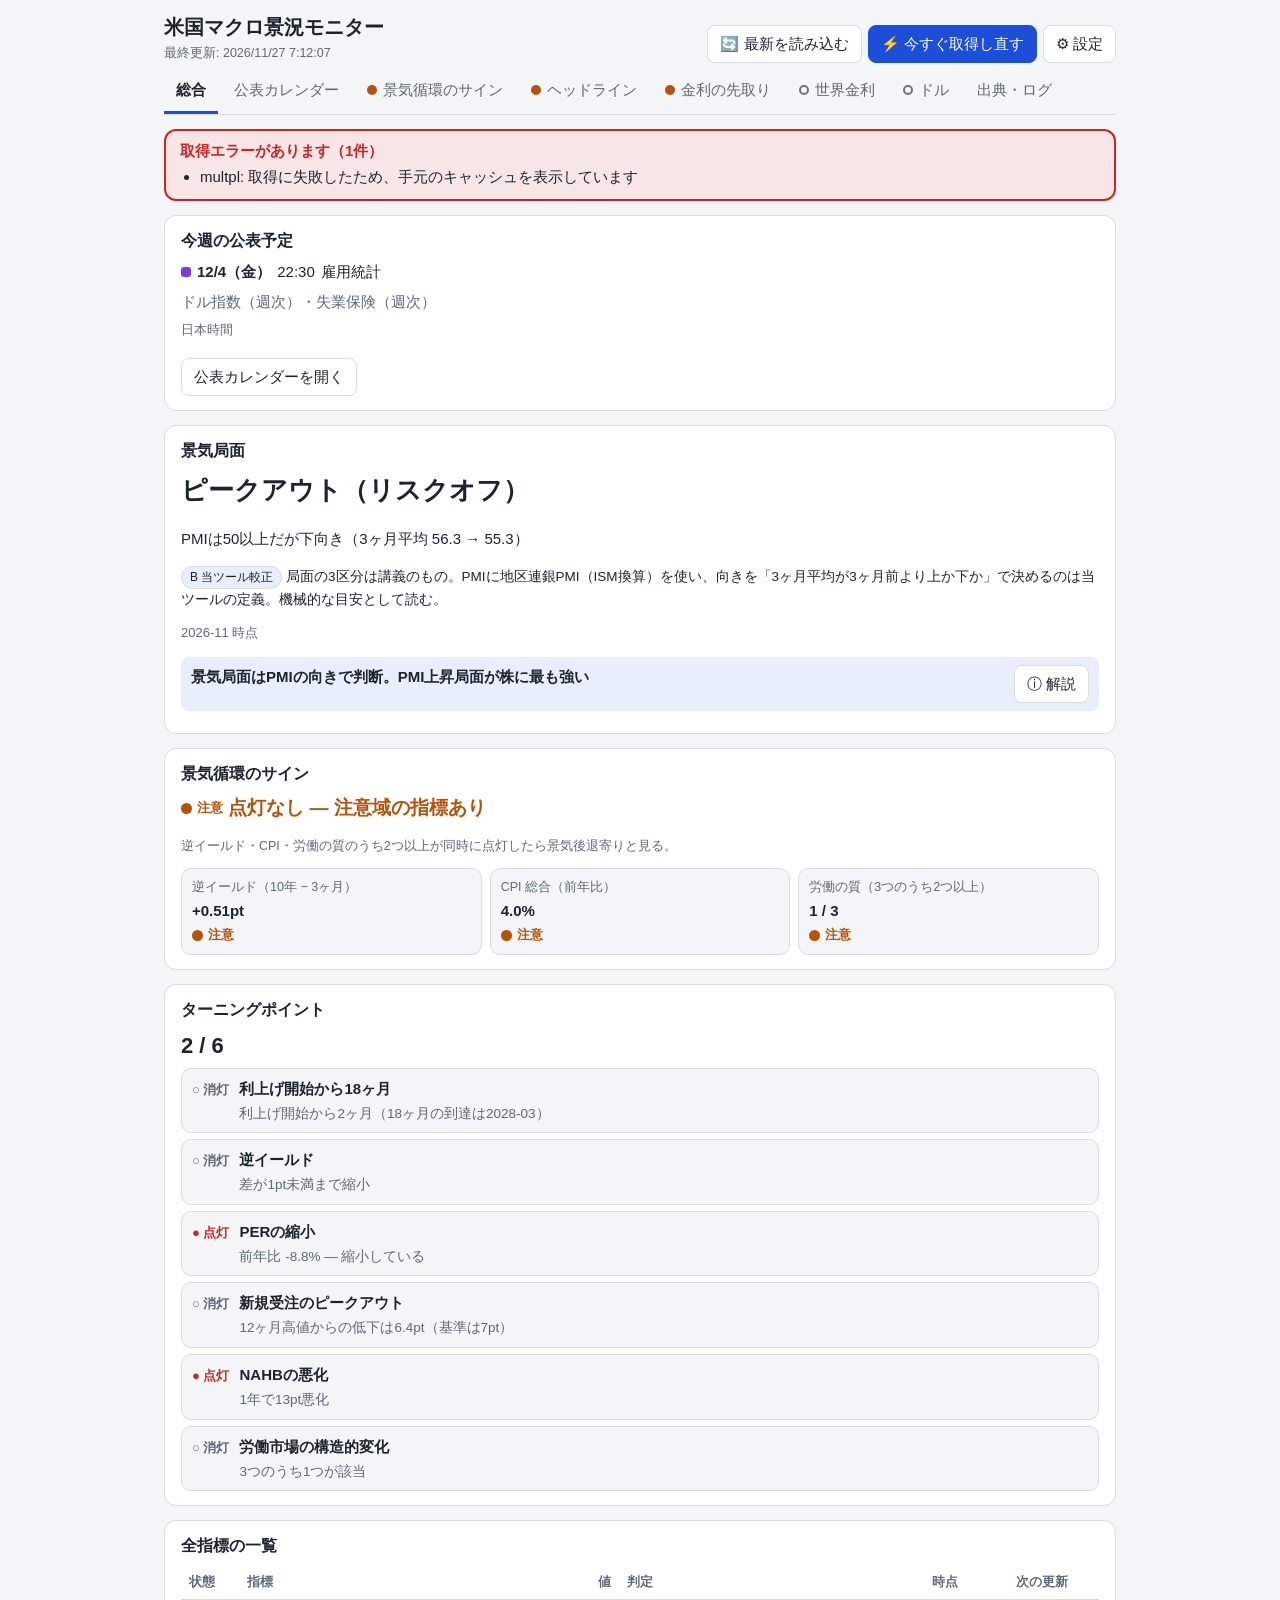
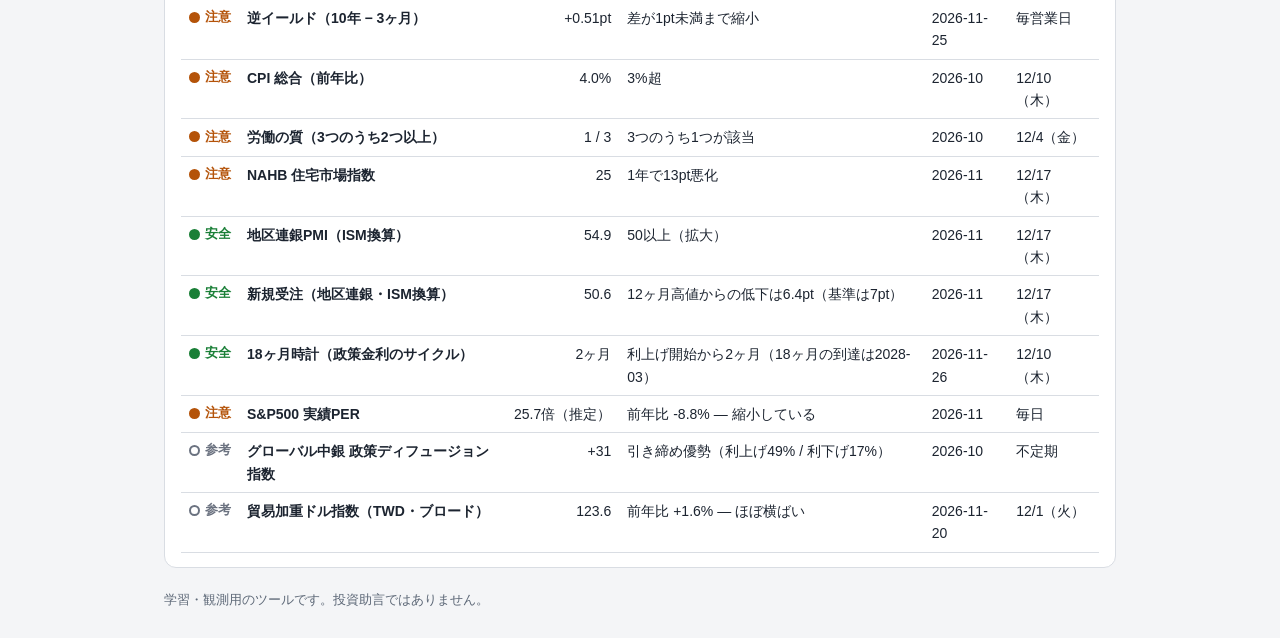
<file: macro-monitor/index.html>
<!DOCTYPE html>
<html lang="ja">
<head>
<meta charset="utf-8">
<meta name="viewport" content="width=device-width, initial-scale=1">
<meta name="color-scheme" content="light dark">
<meta name="referrer" content="no-referrer">
<title>米国マクロ景況モニター</title>
<link rel="stylesheet" href="styles.css">
</head>
<body>
<header class="app-header">
  <div class="hd-main">
    <h1>米国マクロ景況モニター</h1>
    <p class="hd-updated" id="updated">最終更新: 読み込み中…</p>
  </div>
  <div class="hd-actions">
    <button type="button" class="btn" id="btnReload">🔄 最新を読み込む</button>
    <button type="button" class="btn btn-primary" id="btnFetch">⚡ 今すぐ取得し直す</button>
    <button type="button" class="btn" id="btnSettings">⚙ 設定</button>
  </div>
  <p class="hd-status" id="updateStatus" role="status" aria-live="polite"></p>
</header>

<nav class="tabs-wrap"><div class="tabs" id="tabs" role="tablist" aria-label="表示の切り替え"></div></nav>
<main id="panel" class="panel" role="tabpanel" tabindex="-1"></main>
<footer class="app-footer">学習・観測用のツールです。投資助言ではありません。</footer>

<dialog id="tokenDialog" class="dialog">
  <form method="dialog" id="tokenForm">
    <h2>取得し直しの設定</h2>
    <p>GitHubで fine-grained personal access token を作り、対象を jyunjh/claude-projects のみ、権限を Actions: Read and write だけにしてください。トークンはこの端末のブラウザにだけ保存され、GitHub以外には送られません。</p>
    <label class="field">トークン
      <input type="password" id="tokenInput" autocomplete="off" spellcheck="false">
    </label>
    <p class="muted" id="tokenState"></p>
    <p><a href="https://github.com/jyunjh/claude-projects/actions/workflows/pages.yml" target="_blank" rel="noopener">GitHubの画面から実行する</a>（トークン不要）</p>
    <div class="dlg-actions">
      <button type="button" class="btn btn-primary" id="tokenSave">保存</button>
      <button type="button" class="btn" id="tokenDelete">削除</button>
      <button type="button" class="btn" id="tokenClose">閉じる</button>
    </div>
  </form>
</dialog>

<script src="data/snapshot.js"></script>
<script src="knowledge.js"></script>
<script src="chart.js"></script>
<script src="app.js"></script>
</body>
</html>
</file>
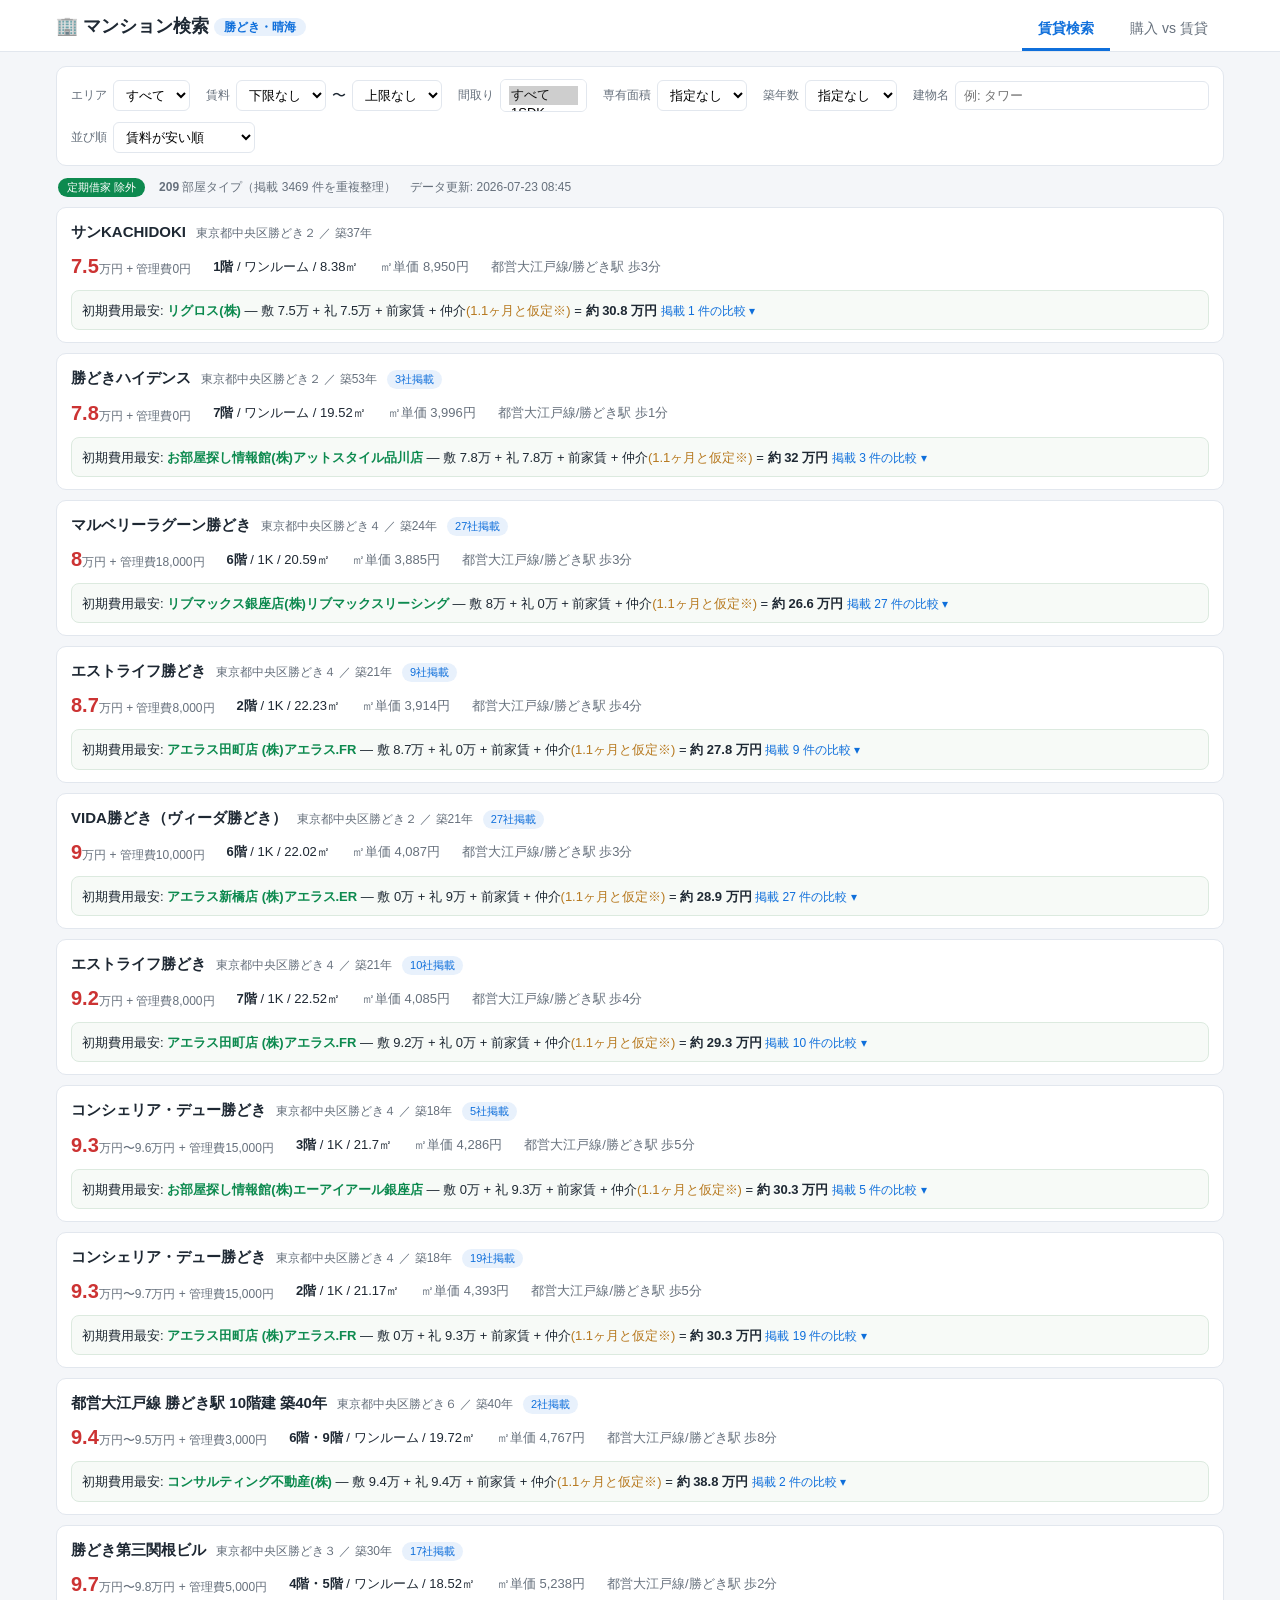
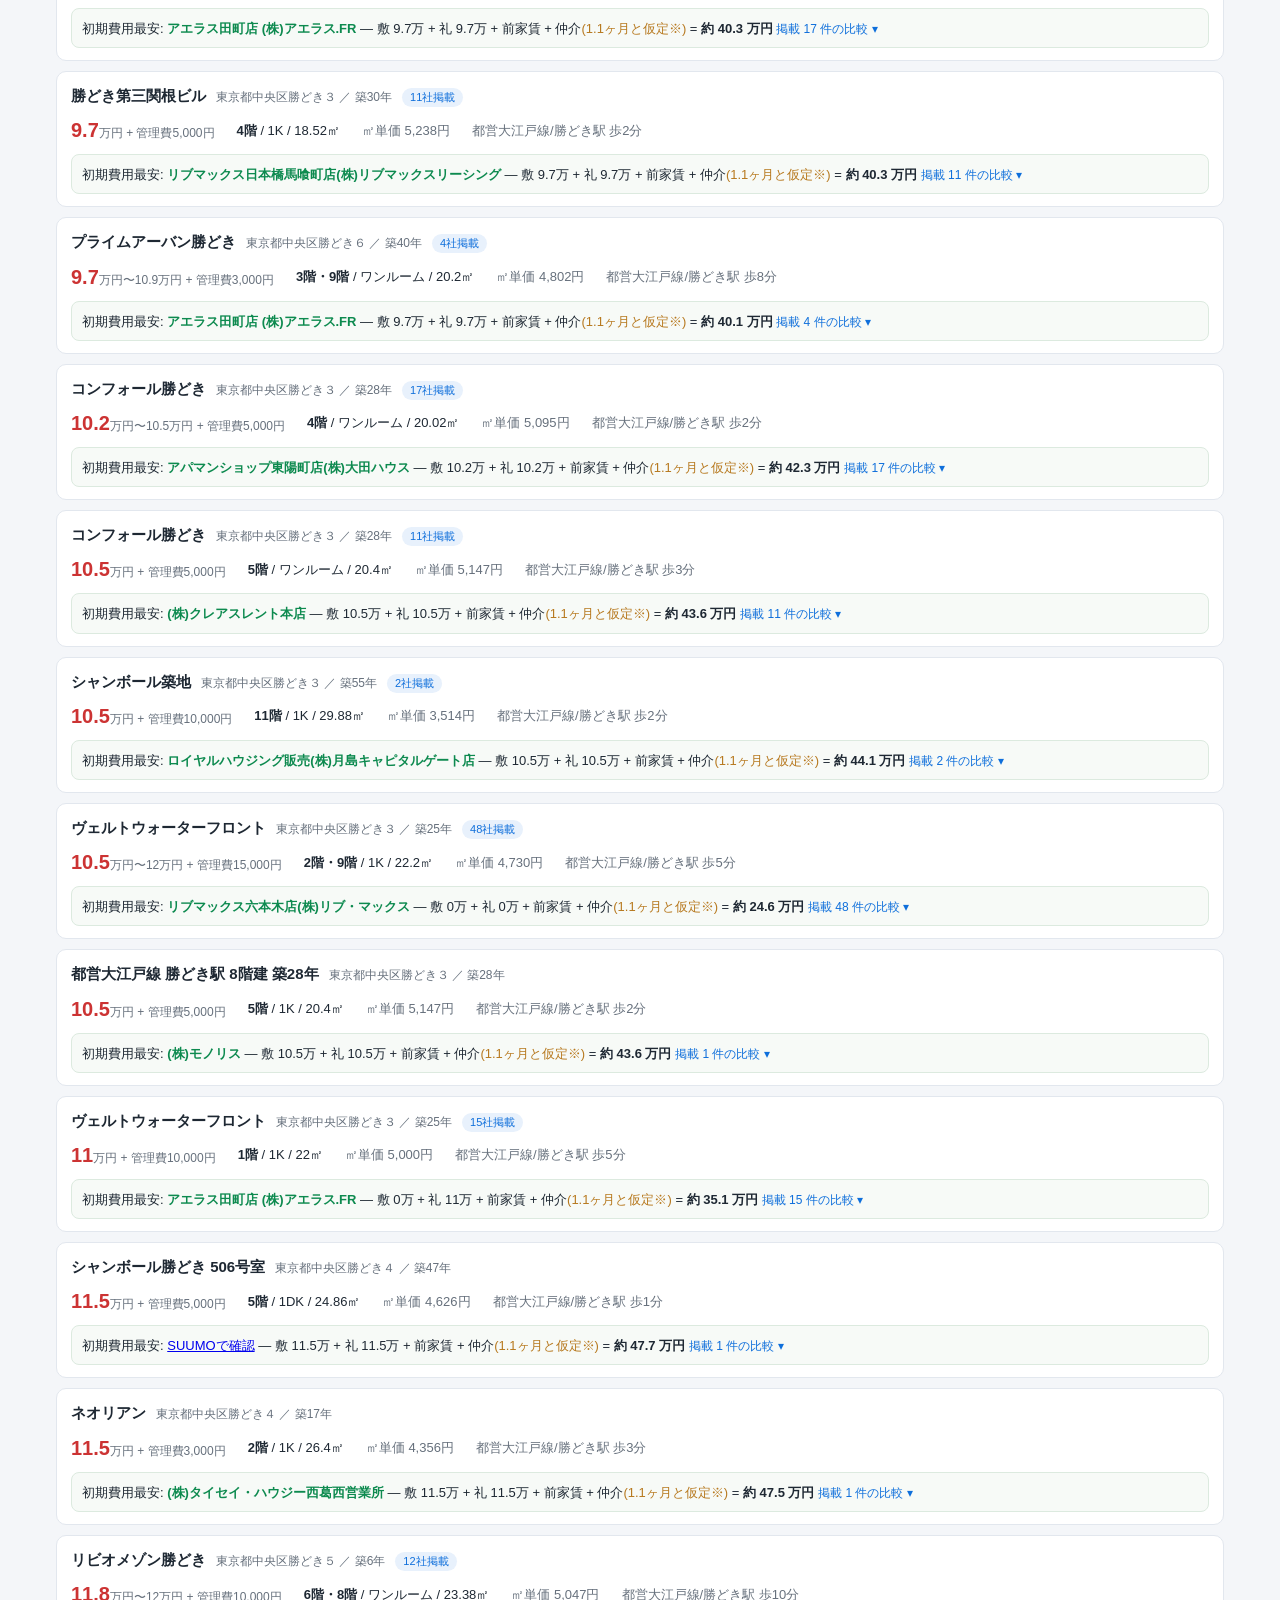
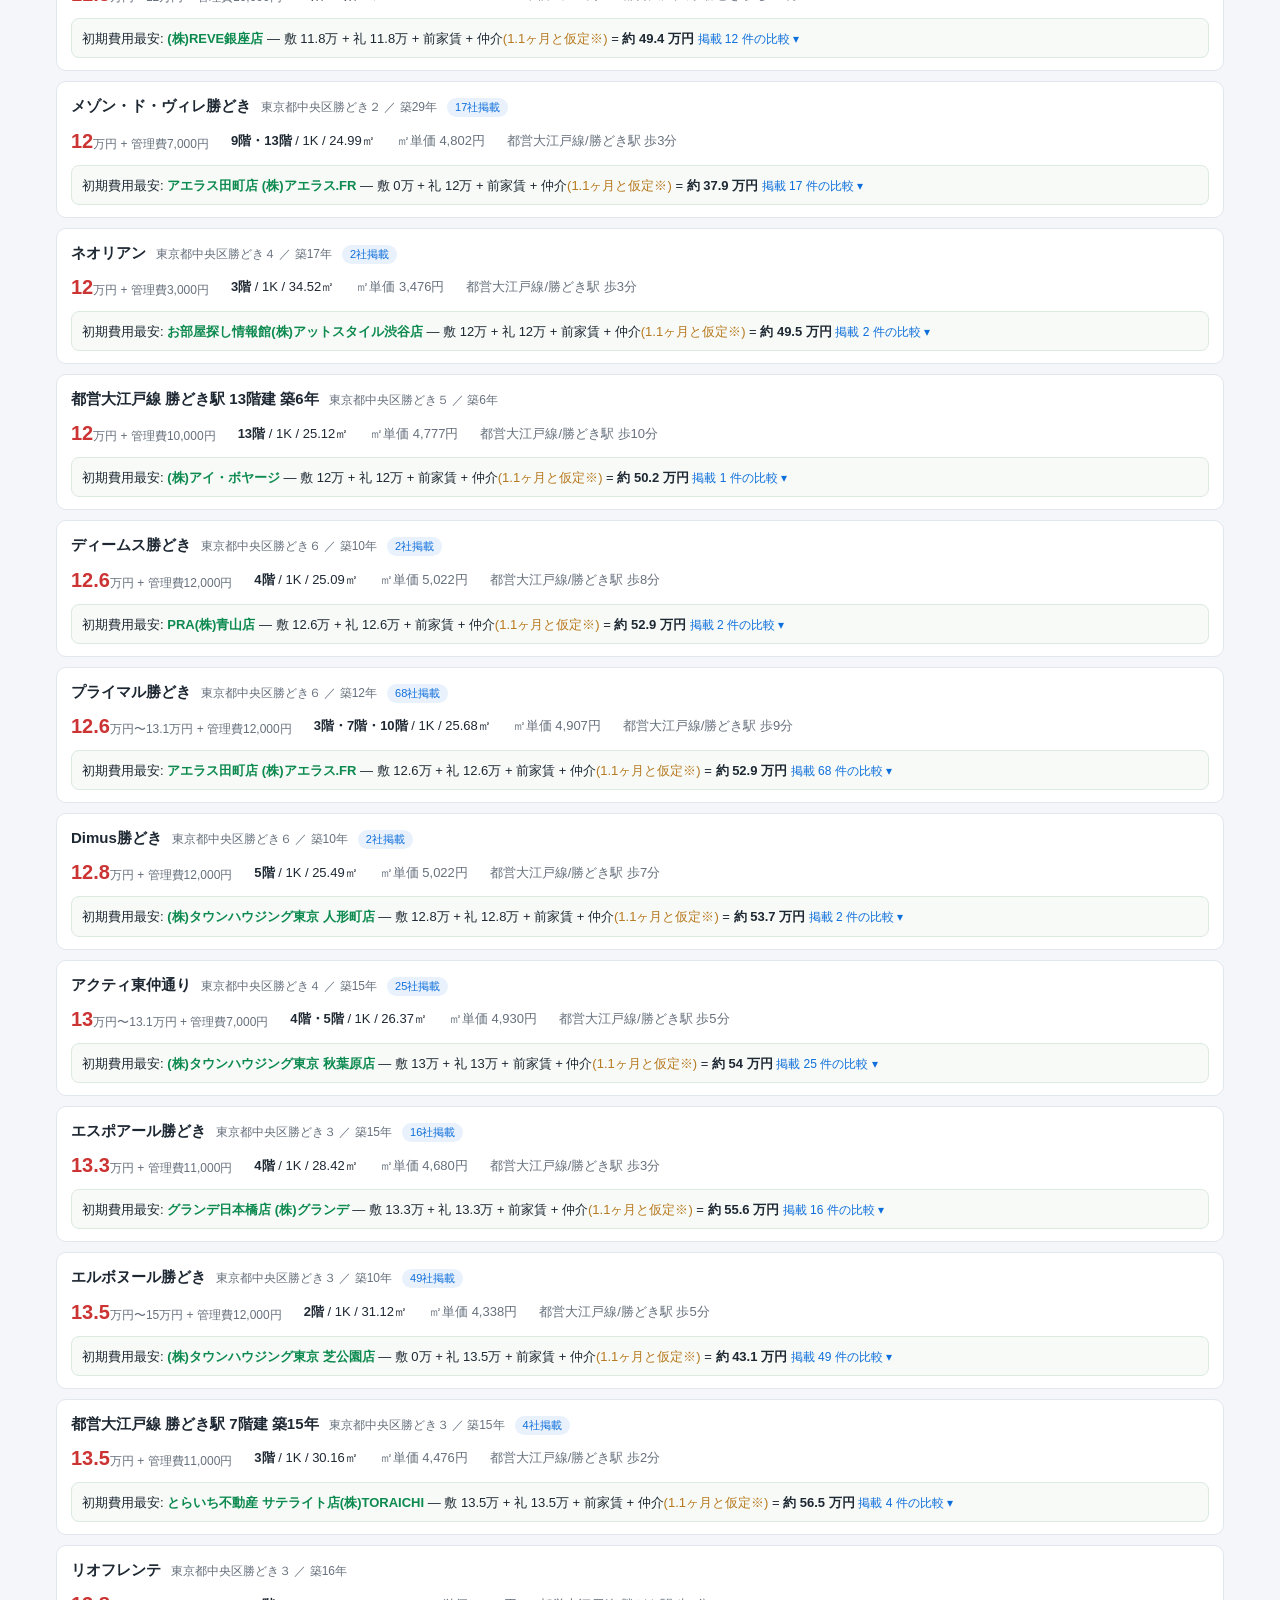
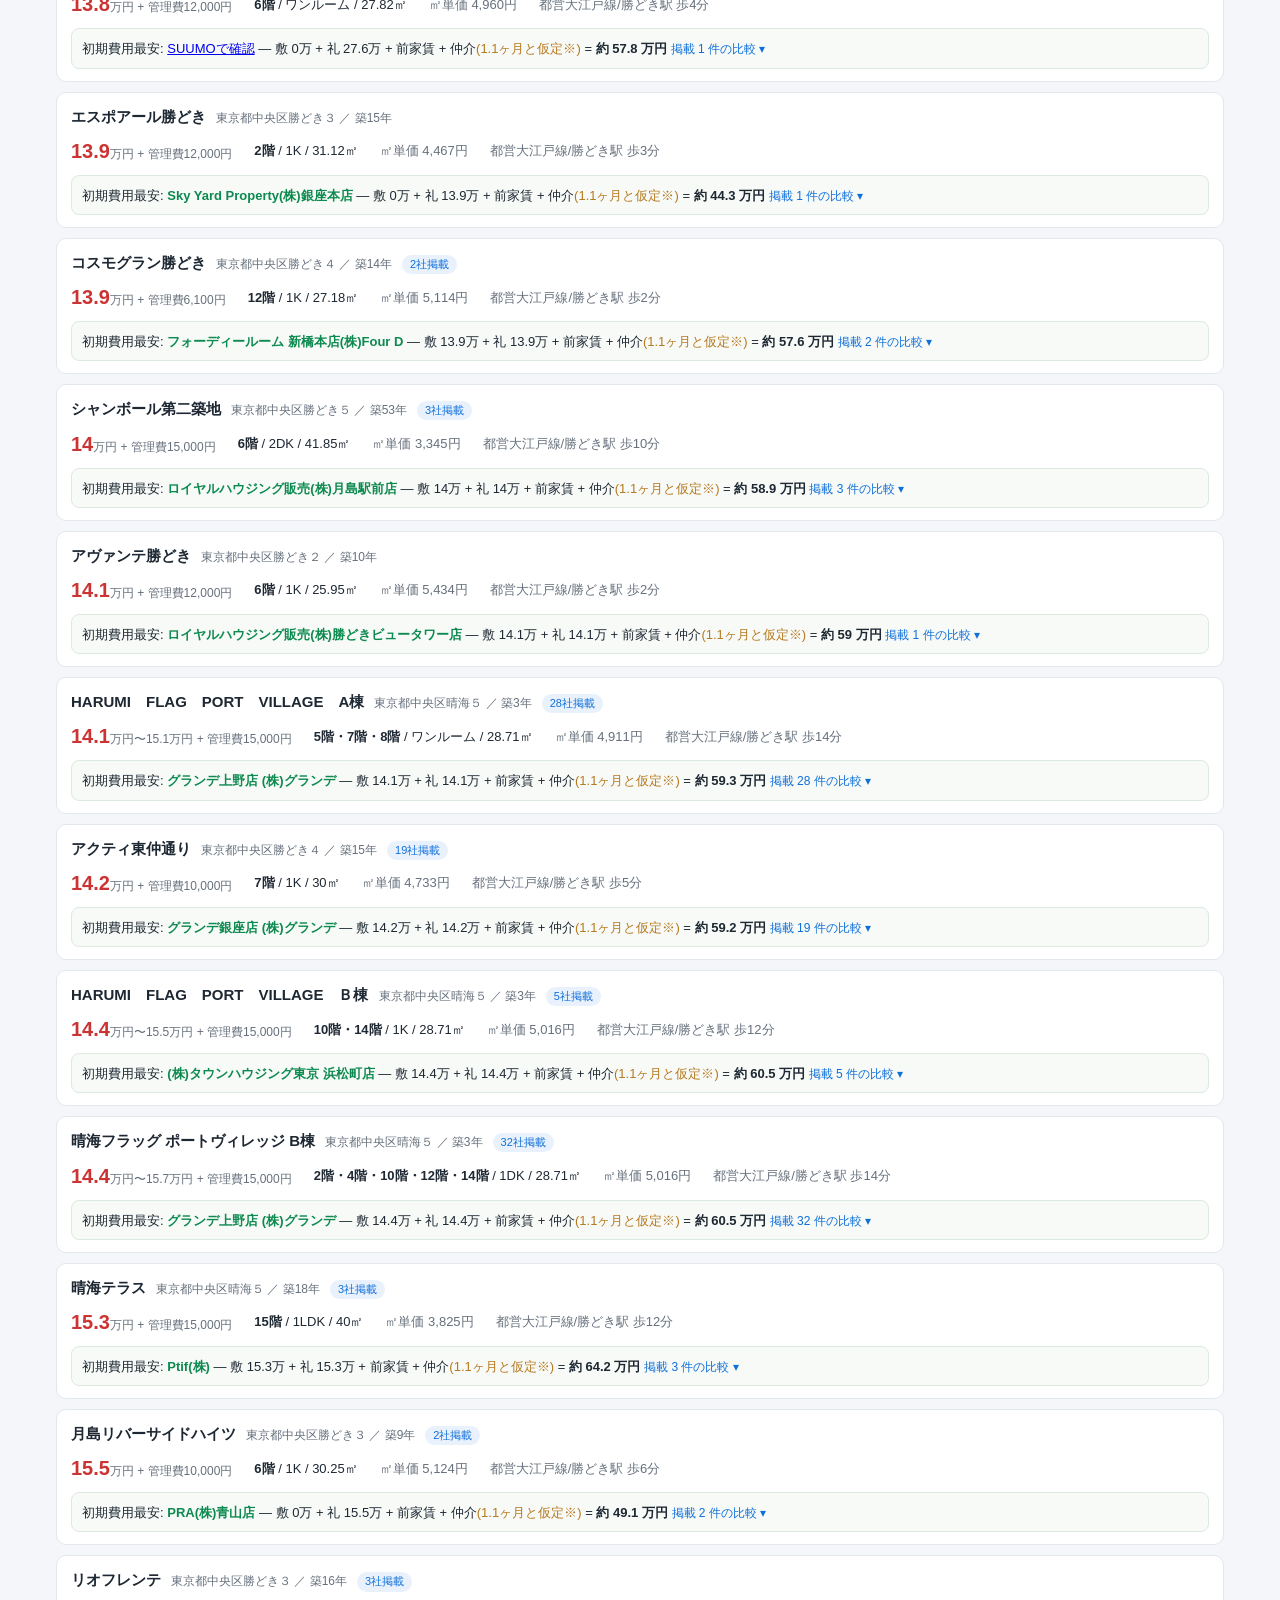
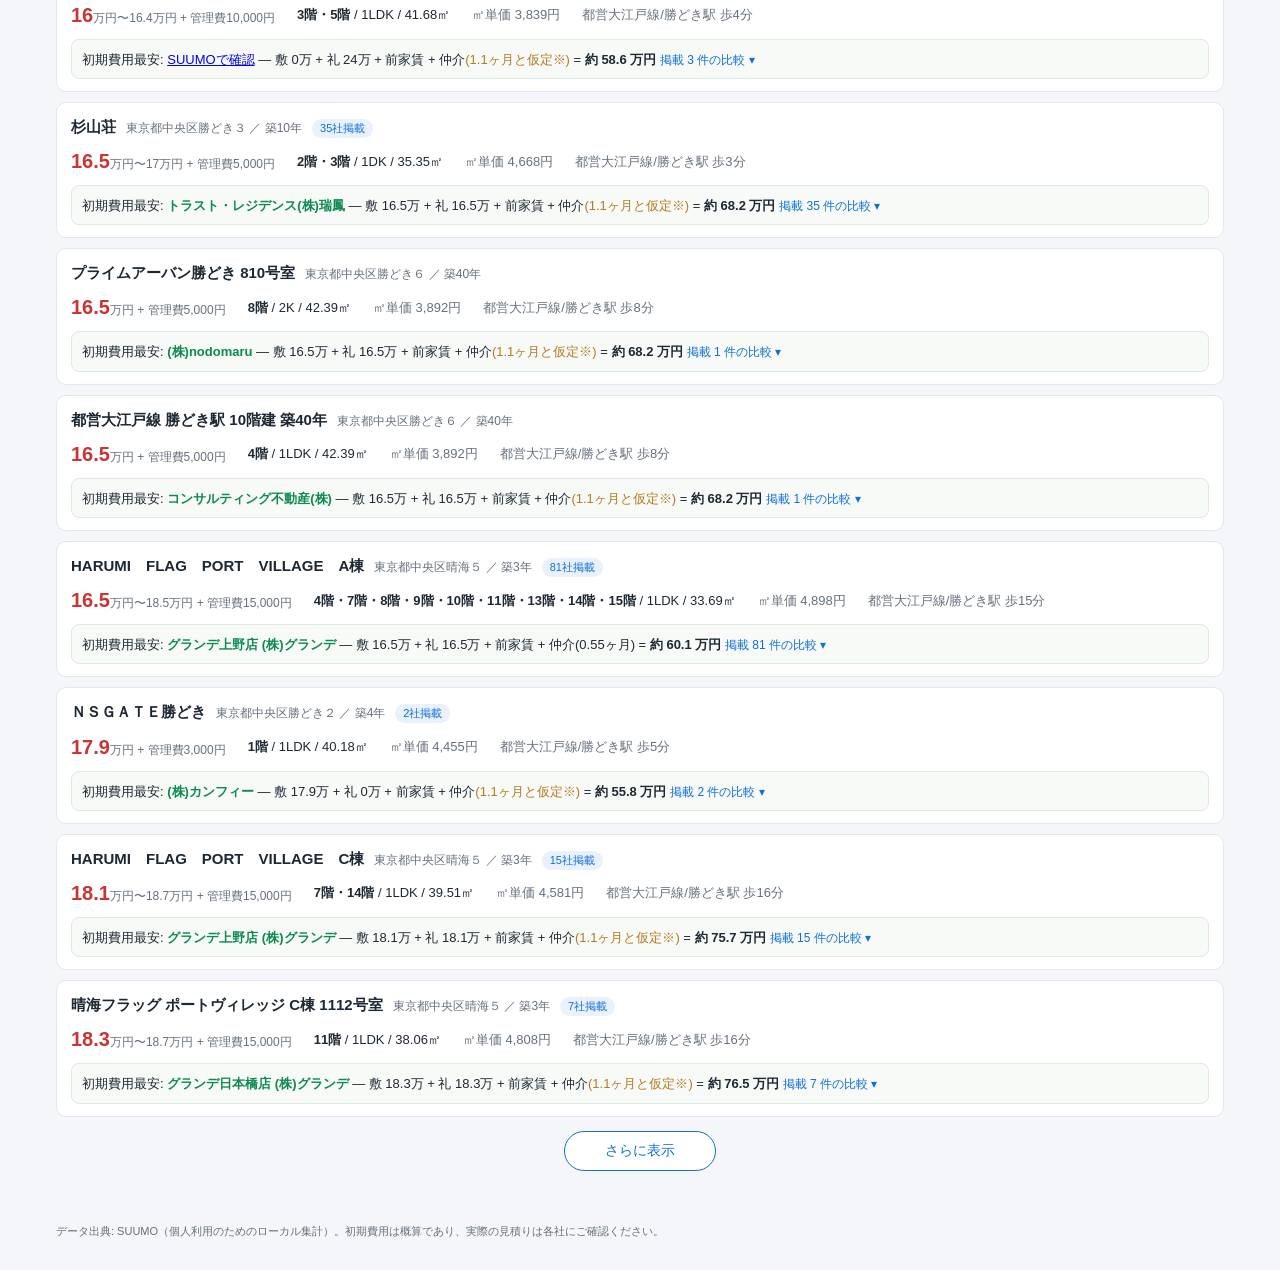
<file: mansion-finder/index.html>
<!DOCTYPE html>
<html lang="ja">
<head>
<meta charset="UTF-8">
<meta name="viewport" content="width=device-width, initial-scale=1.0">
<meta name="robots" content="noindex,nofollow">
<title>マンション検索 — 勝どき・晴海</title>
<link rel="stylesheet" href="styles.css">
</head>
<body>
<header class="site-header">
  <div class="site-header-inner">
    <h1>🏢 マンション検索 <span class="area-label">勝どき・晴海</span></h1>
    <nav class="tabs">
      <button class="tab active" data-tab="rent">賃貸検索</button>
      <button class="tab" data-tab="compare">購入 vs 賃貸</button>
    </nav>
  </div>
</header>

<main>
  <!-- ============================ 賃貸検索 ============================ -->
  <section id="tab-rent" class="tab-panel active">
    <div class="filter-bar">
      <div class="filter-group">
        <label>エリア</label>
        <select id="f-area">
          <option value="">すべて</option>
          <option value="勝どき">勝どき</option>
          <option value="晴海">晴海</option>
        </select>
      </div>
      <div class="filter-group">
        <label>賃料</label>
        <select id="f-rent-min">
          <option value="">下限なし</option>
        </select>
        <span>〜</span>
        <select id="f-rent-max">
          <option value="">上限なし</option>
        </select>
      </div>
      <div class="filter-group">
        <label>間取り</label>
        <select id="f-layout" multiple size="1"></select>
      </div>
      <div class="filter-group">
        <label>専有面積</label>
        <select id="f-area-min">
          <option value="">指定なし</option>
          <option value="20">20㎡〜</option>
          <option value="25">25㎡〜</option>
          <option value="30">30㎡〜</option>
          <option value="40">40㎡〜</option>
          <option value="50">50㎡〜</option>
          <option value="60">60㎡〜</option>
          <option value="70">70㎡〜</option>
          <option value="80">80㎡〜</option>
        </select>
      </div>
      <div class="filter-group">
        <label>築年数</label>
        <select id="f-age-max">
          <option value="">指定なし</option>
          <option value="5">5年以内</option>
          <option value="10">10年以内</option>
          <option value="15">15年以内</option>
          <option value="20">20年以内</option>
          <option value="30">30年以内</option>
        </select>
      </div>
      <div class="filter-group grow">
        <label>建物名</label>
        <input type="search" id="f-name" placeholder="例: タワー">
      </div>
      <div class="filter-group">
        <label>並び順</label>
        <select id="f-sort">
          <option value="rent-asc">賃料が安い順</option>
          <option value="rent-desc">賃料が高い順</option>
          <option value="init-asc">初期費用が安い順</option>
          <option value="unit-asc">㎡単価が安い順</option>
          <option value="area-desc">面積が広い順</option>
          <option value="age-asc">築年数が新しい順</option>
          <option value="dup-desc">掲載社数が多い順</option>
        </select>
      </div>
    </div>

    <div class="stats-bar" id="stats-bar"></div>
    <div id="room-list" class="room-list"></div>
    <div class="load-more-wrap"><button id="load-more" class="load-more" hidden>さらに表示</button></div>
  </section>

  <!-- ============================ 購入 vs 賃貸 ============================ -->
  <section id="tab-compare" class="tab-panel">
    <div class="market-summary" id="market-summary"></div>

    <div class="compare-grid">
      <div class="compare-col">
        <h2>販売中の中古マンション <span class="hint">クリックで右の計算機に反映</span></h2>
        <div class="filter-bar compact">
          <div class="filter-group">
            <label>エリア</label>
            <select id="b-area">
              <option value="">すべて</option>
              <option value="勝どき">勝どき</option>
              <option value="晴海">晴海</option>
            </select>
          </div>
          <div class="filter-group">
            <label>並び順</label>
            <select id="b-sort">
              <option value="price-asc">価格が安い順</option>
              <option value="price-desc">価格が高い順</option>
              <option value="unit-asc">㎡単価が安い順</option>
              <option value="area-desc">面積が広い順</option>
            </select>
          </div>
        </div>
        <div id="buy-list" class="buy-list"></div>
      </div>

      <div class="compare-col">
        <h2>購入 vs 賃貸 シミュレーター</h2>
        <div class="calc card">
          <div class="calc-inputs">
            <label>物件価格<input type="number" id="c-price" value="8000" step="100">万円</label>
            <label>頭金<input type="number" id="c-down" value="800" step="100">万円</label>
            <label>金利（年）<input type="number" id="c-rate" value="0.6" step="0.05">%</label>
            <label>返済期間<input type="number" id="c-years" value="35" step="1">年</label>
            <label>管理費+修繕積立（月）<input type="number" id="c-hoa" value="3.5" step="0.5">万円</label>
            <label>固定資産税（年）<input type="number" id="c-tax" value="25" step="5">万円</label>
            <label>購入諸費用<input type="number" id="c-fees" value="7" step="1">%</label>
            <label>比較する家賃（月・管理費込）<input type="number" id="c-rent" value="25" step="1">万円</label>
            <label>居住年数<input type="number" id="c-horizon" value="15" step="1">年</label>
            <label>売却時の想定価格（購入価格比）<input type="number" id="c-resale" value="90" step="5">%</label>
          </div>
          <div class="calc-result" id="calc-result"></div>
        </div>
      </div>
    </div>
  </section>
</main>

<footer class="site-footer">
  データ出典: SUUMO（個人利用のためのローカル集計）。初期費用は概算であり、実際の見積りは各社にご確認ください。
</footer>

<script src="app.js"></script>
</body>
</html>
</file>
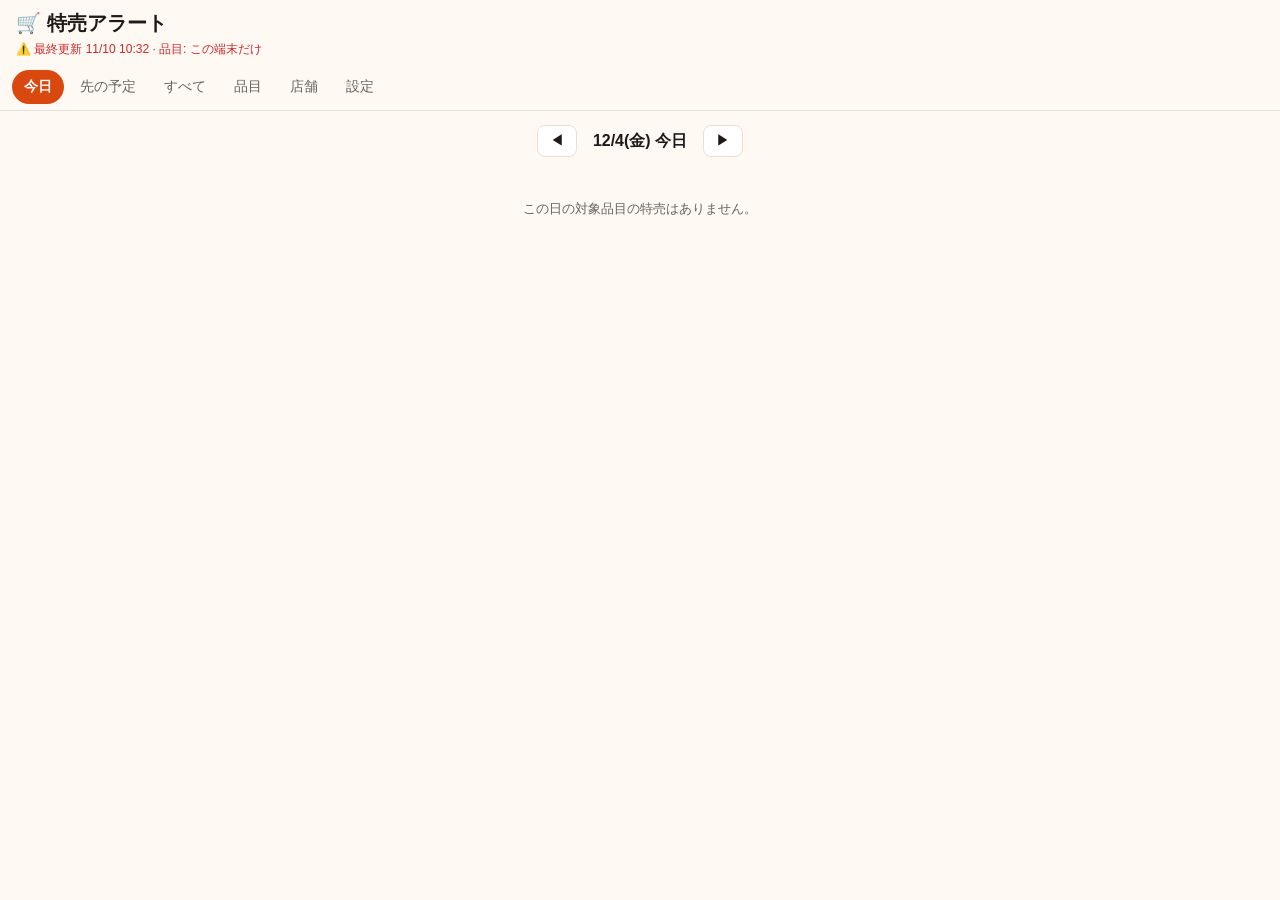
<file: sale-alert/index.html>
<!DOCTYPE html>
<html lang="ja">
<head>
  <meta charset="UTF-8" />
  <meta name="viewport" content="width=device-width, initial-scale=1, viewport-fit=cover" />
  <meta name="robots" content="noindex, nofollow" />
  <meta name="theme-color" content="#d9480f" />
  <meta name="apple-mobile-web-app-capable" content="yes" />
  <meta name="apple-mobile-web-app-status-bar-style" content="default" />
  <meta name="apple-mobile-web-app-title" content="特売アラート" />
  <title>特売アラート</title>
  <link rel="manifest" href="manifest.webmanifest" />
  <link rel="icon" href="icon.svg" type="image/svg+xml" />
  <link rel="apple-touch-icon" href="icon-180.png" />
  <link rel="stylesheet" href="styles.css" />
</head>
<body>
  <header class="top">
    <h1>🛒 特売アラート</h1>
    <div id="status" class="status"></div>
  </header>

  <nav class="tabs" role="tablist">
    <button data-tab="today" class="active">今日</button>
    <button data-tab="upcoming">先の予定</button>
    <button data-tab="all">すべて</button>
    <button data-tab="items">品目</button>
    <button data-tab="stores">店舗</button>
    <button data-tab="settings">設定</button>
  </nav>

  <main>
    <section id="tab-today" class="tab active">
      <div class="day-nav">
        <button id="dayPrev" aria-label="前の日">◀</button>
        <span id="dayLabel"></span>
        <button id="dayNext" aria-label="次の日">▶</button>
      </div>
      <div id="todayList"></div>
    </section>

    <section id="tab-upcoming" class="tab">
      <p class="hint">チラシで先の日付まで分かっている、対象品目の特売です。</p>
      <div id="upcomingList"></div>
    </section>

    <section id="tab-all" class="tab">
      <div class="filters">
        <input id="q" type="search" placeholder="品名で検索（例: 卵、豚こま）" />
        <select id="allDay"></select>
      </div>
      <div id="allList"></div>
    </section>

    <section id="tab-items" class="tab">
      <div id="itemsNote" class="note"></div>
      <form id="itemForm" class="item-form">
        <input type="hidden" name="itemId" />
        <label>品目名<input name="itemName" required placeholder="卵" /></label>
        <label>一致させる語（カンマ区切り）<input name="keywords" placeholder="卵,たまご,玉子" /></label>
        <label>除外する語<input name="exclude" placeholder="卵焼き,うずら" /></label>
        <label>この価格以下のときだけ（円・税抜）<input name="maxPrice" type="number" min="1" inputmode="numeric" placeholder="空欄なら価格を問わない" /></label>
        <div class="row">
          <button type="submit" class="primary">保存</button>
          <button type="button" id="itemReset" class="ghost">クリア</button>
        </div>
      </form>
      <ul id="itemList" class="item-list"></ul>
    </section>

    <section id="tab-stores" class="tab">
      <p id="storesNote" class="hint"></p>
      <ul id="storeList" class="store-list"></ul>
    </section>

    <section id="tab-settings" class="tab">
      <h2>共有の設定</h2>
      <p class="hint">品目リストは Google シート（Apps Script）に置き、夫婦で共有します。URL と合言葉はこの端末にだけ保存され、公開されません。</p>
      <form id="settingsForm" class="item-form">
        <label>Apps Script の URL<input name="gasUrl" type="url" placeholder="https://script.google.com/macros/s/…/exec" /></label>
        <label>合言葉<input name="passcode" type="password" autocomplete="off" /></label>
        <label>あなたの名前（追加者として表示）<input name="me" placeholder="例: じゅん" /></label>
        <div class="row">
          <button type="submit" class="primary">保存して接続</button>
        </div>
      </form>
      <div id="settingsResult" class="note"></div>
      <h2>家族に共有</h2>
      <p class="hint">下のリンクを LINE で送ると、相手は開くだけで同じ設定になります（合言葉を含むので、家族以外には送らないでください）。</p>
      <div class="row">
        <button id="copyShare" class="ghost">共有リンクをコピー</button>
      </div>
      <h2>ホーム画面に追加</h2>
      <p class="hint">iPhone: Safari の共有ボタン →「ホーム画面に追加」。Android: Chrome のメニュー →「アプリをインストール」。</p>
    </section>
  </main>

  <div id="toast" class="toast" hidden></div>

  <script src="match.js"></script>
  <script src="app.js"></script>
</body>
</html>
</file>
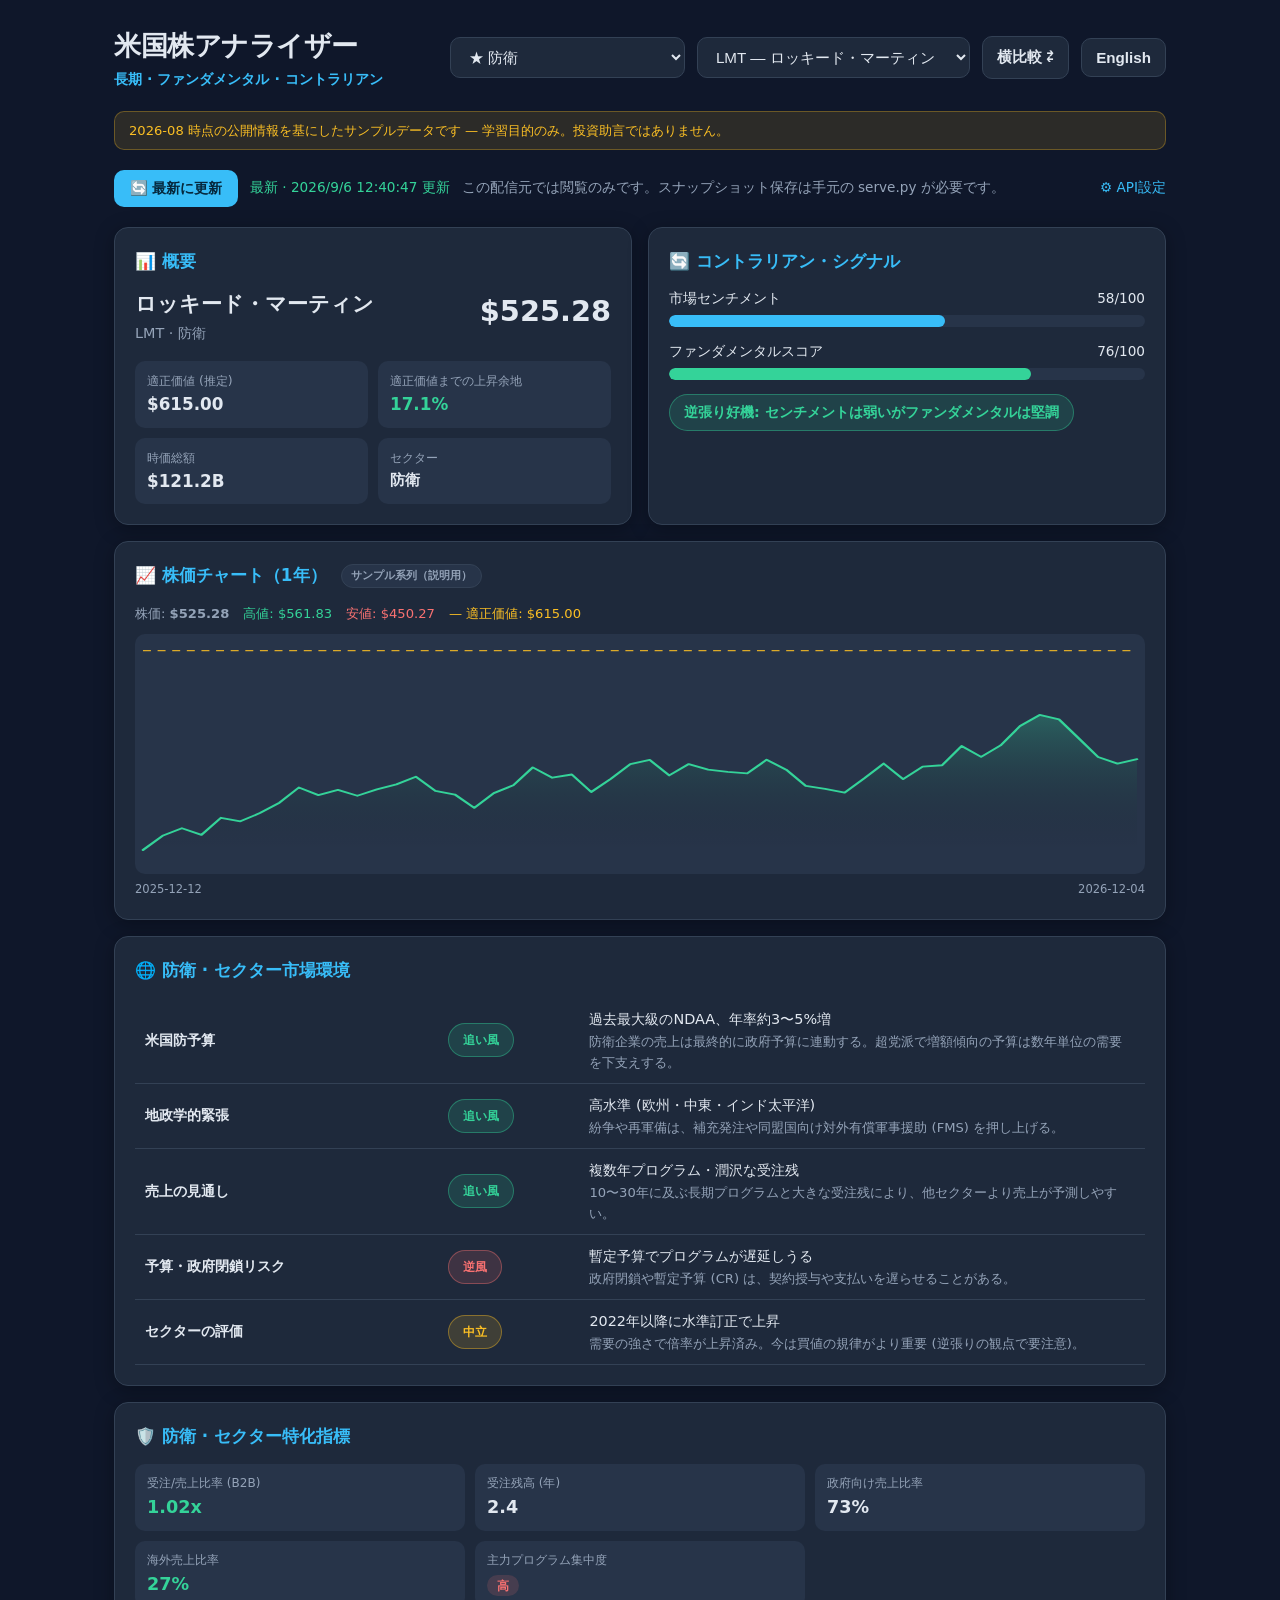
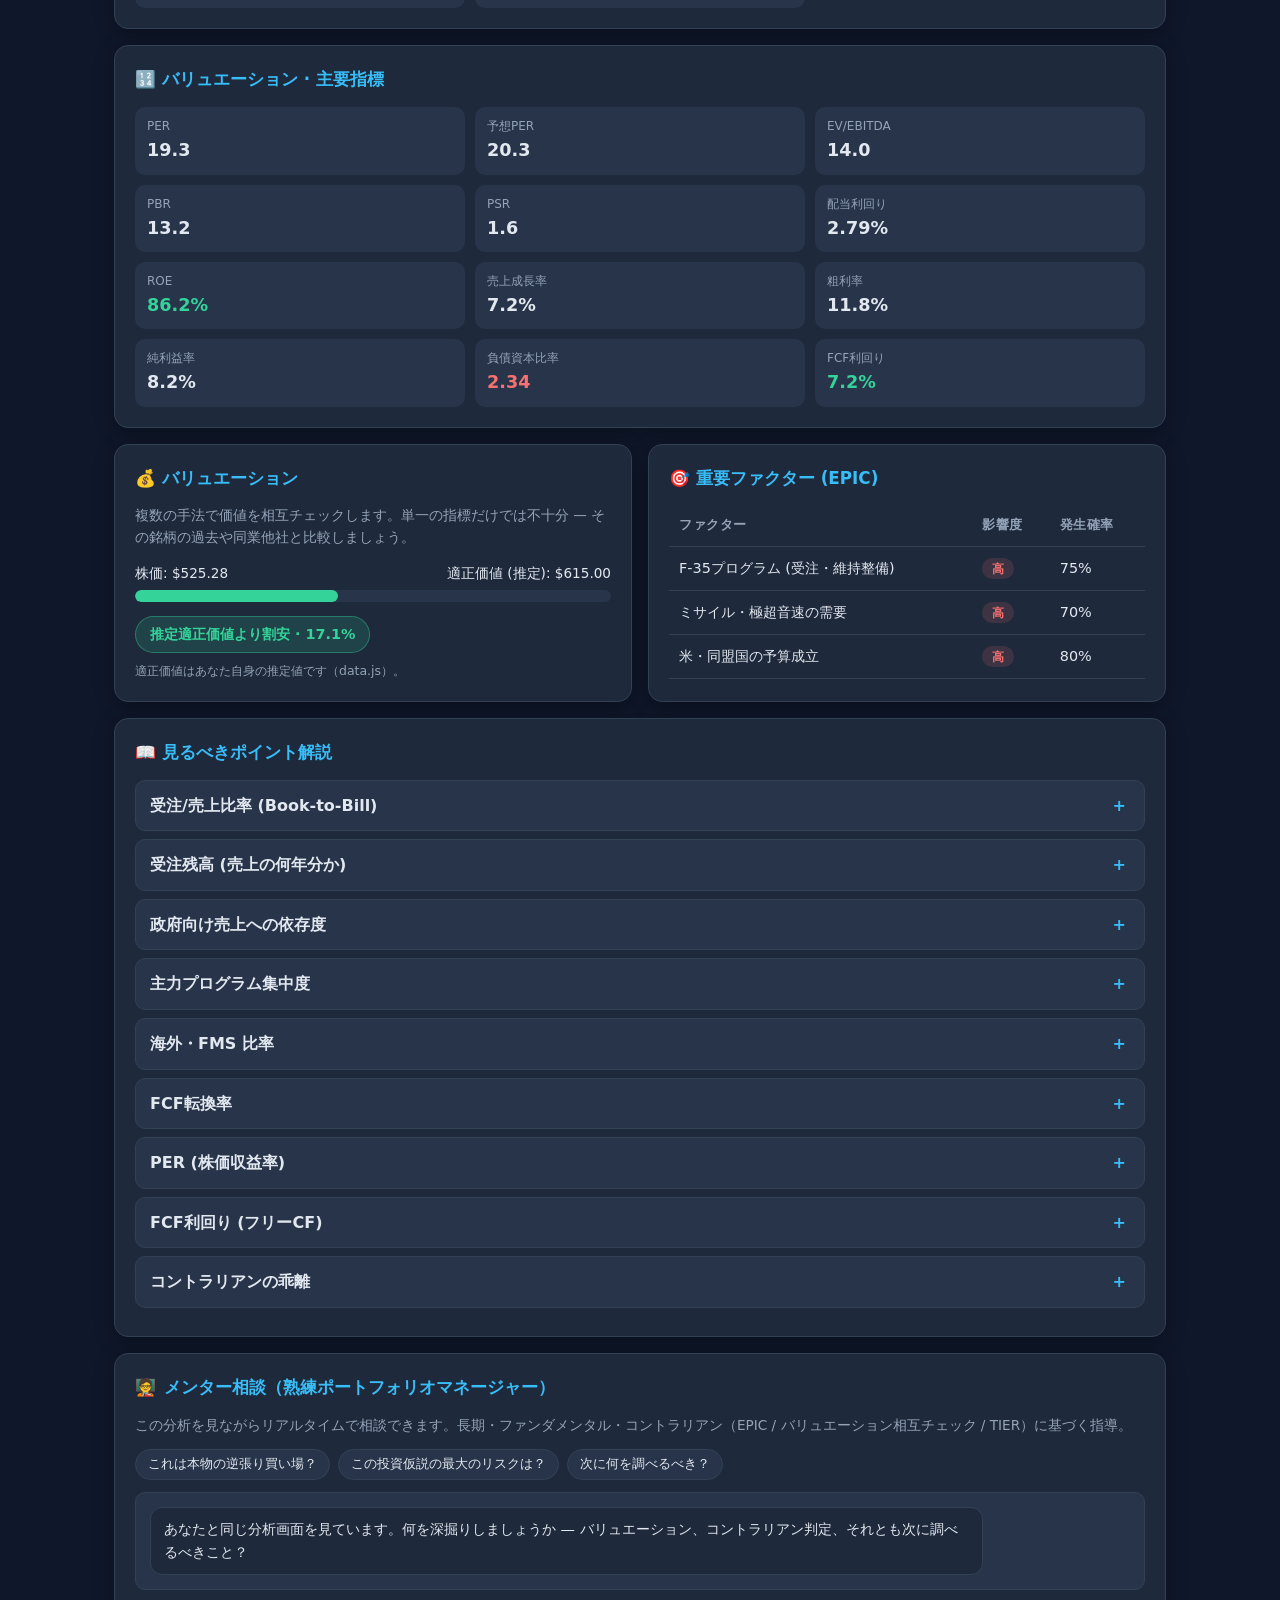
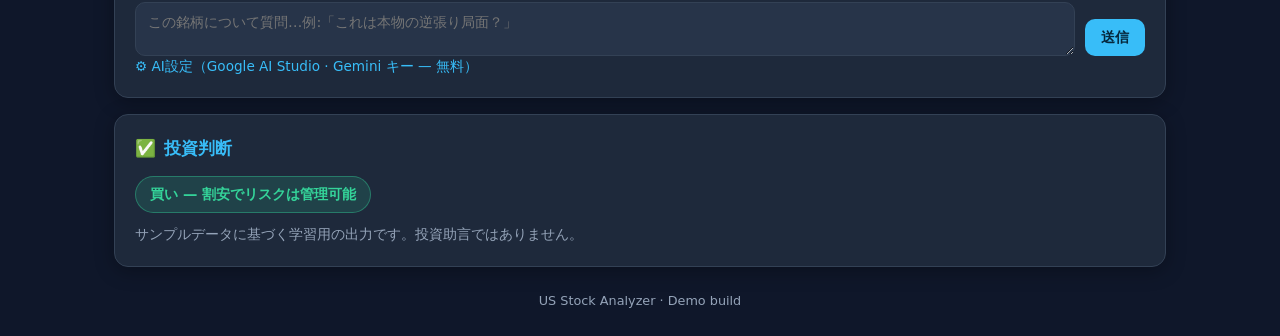
<file: stock-analyzer/index.html>
<!DOCTYPE html>
<html lang="ja">
<head>
  <meta charset="UTF-8" />
  <meta name="viewport" content="width=device-width, initial-scale=1.0" />
  <title>US Stock Analyzer</title>
  <link rel="stylesheet" href="styles.css" />
</head>
<body>
  <header>
    <div class="brand">
      <h1 id="appTitle">US Stock Analyzer</h1>
      <p id="appSubtitle">Long-term · Fundamental · Contrarian</p>
    </div>
    <div class="controls">
      <select id="sectorSelect" aria-label="sector"></select>
      <select id="stockSelect" aria-label="stock"></select>
      <button class="lang-btn" id="viewBtn">横比較 ⇄</button>
      <button class="lang-btn" id="langBtn">English</button>
    </div>
  </header>

  <div class="demo-notice" id="demoNotice"></div>

  <!-- 最新データ更新バー -->
  <div class="data-bar">
    <button id="refreshBtn" class="refresh-btn">🔄 <span id="refreshLabel"></span></button>
    <button id="saveSnapBtn" class="refresh-btn">💾 <span id="saveSnapLabel"></span></button>
    <span id="dataStatus" class="data-status"></span>
    <span id="readOnlyNote" class="data-status" hidden></span>
    <details class="key-box" id="keyBox">
      <summary id="keyToggle"></summary>
      <div class="key-row">
        <label class="key-label" for="finnhubKeyInput">Finnhub</label>
        <input id="finnhubKeyInput" type="password" autocomplete="off" />
        <a id="getFinnhubLink" href="https://finnhub.io/register" target="_blank" rel="noopener"></a>
      </div>
      <div class="key-row">
        <label class="key-label" for="apiKeyInput">FMP</label>
        <input id="apiKeyInput" type="password" autocomplete="off" />
        <a id="getKeyLink" href="https://site.financialmodelingprep.com/developer/docs" target="_blank" rel="noopener"></a>
      </div>
      <div class="key-row">
        <button id="saveKeyBtn" class="refresh-btn"></button>
      </div>
      <p id="liveNote" class="key-note"></p>
    </details>
  </div>

  <main class="grid">
    <!-- 横比較ビュー (compare モードでのみ表示) -->
    <section class="card full" id="compareView" style="display:none"></section>
    <section class="card" id="overview"></section>
    <section class="card" id="contrarian"></section>
    <!-- 株価チャート -->
    <section class="card full" id="chart"></section>
    <!-- セクター特化パネル (defense 等のセクターでのみ表示) -->
    <section class="card full" id="sectorEnvironment" hidden></section>
    <section class="card full" id="sectorKpis" hidden></section>
    <section class="card full" id="metrics"></section>
    <section class="card" id="valuation"></section>
    <section class="card" id="factors"></section>
    <!-- 見るべきポイント解説 -->
    <section class="card full" id="guide"></section>
    <!-- メンター相談チャット (常時表示) -->
    <section class="card full" id="mentorChat">
      <h2>🧑‍🏫 <span id="mentorTitle"></span></h2>
      <p class="mentor-sub" id="mentorSub"></p>
      <div class="chat-suggests" id="chatSuggests"></div>
      <div class="chat-log" id="chatLog"></div>
      <div class="chat-input-row">
        <textarea id="chatInput" rows="2"></textarea>
        <button id="chatSend" class="refresh-btn"></button>
      </div>
      <details class="key-box" id="anthropicKeyBox">
        <summary id="anthropicKeyToggle"></summary>
        <div class="key-row">
          <input id="anthropicKeyInput" type="password" autocomplete="off" />
          <button id="anthropicSaveBtn" class="refresh-btn"></button>
          <a id="anthropicGetKey" href="https://aistudio.google.com/apikey" target="_blank" rel="noopener"></a>
        </div>
        <p class="key-note" id="mentorDisclaimer"></p>
      </details>
    </section>

    <section class="card full" id="recommendation">
      <h2>✅ <span id="recTitle">Recommendation</span></h2>
      <span class="pill amber" id="recPill"></span>
      <p class="verdict-text" id="recDisclaimer"></p>
    </section>
  </main>

  <footer>US Stock Analyzer · Demo build</footer>

  <!-- 読み込み順: データ → 翻訳 → セクター設定 → API → ロジック -->
  <script src="data.js"></script>
  <script src="snapshot.js"></script>
  <script src="i18n.js"></script>
  <script src="sectors.js"></script>
  <script src="valuation.js"></script>
  <script src="api.js"></script>
  <script src="chat.js"></script>
  <script src="app.js"></script>
</body>
</html>
</file>
<file: macro-monitor/styles.css>
:root {
  color-scheme: light dark;
  --bg: #f4f5f7; --surface: #ffffff; --text: #1c2430; --muted: #5d6877; --border: #d9dde3;
  --accent: #1d4ed8; --accent-soft: #e8eefc;
  --safe: #1a7f37; --caution: #b45309; --warning: #c62828; --info: #6b7280;
  --ch-main: #1d4ed8; --ch-alt: #c2410c; --ch-faint: #a3acb9; --ch-grid: #e3e6ea; --ch-text: #5d6877;
  --ch-rec: rgba(110,120,135,.18); --ch-ref: #7b8494;
}
@media (prefers-color-scheme: dark) {
  :root {
    --bg: #12161c; --surface: #1b2129; --text: #e6e9ee; --muted: #9aa5b4; --border: #333b47;
    --accent: #7aa2ff; --accent-soft: #232f4a;
    --safe: #4cc27a; --caution: #f2a03d; --warning: #ff7070; --info: #9aa5b4;
    --ch-main: #7aa2ff; --ch-alt: #f59e5b; --ch-faint: #5d6877; --ch-grid: #2b323d; --ch-text: #9aa5b4;
    --ch-rec: rgba(160,170,185,.16); --ch-ref: #8d97a6;
  }
}
* { box-sizing: border-box; }
html { -webkit-text-size-adjust: 100%; }
body { margin: 0; background: var(--bg); color: var(--text); line-height: 1.6;
  font-family: -apple-system, BlinkMacSystemFont, "Hiragino Sans", "Hiragino Kaku Gothic ProN", "Yu Gothic", Meiryo, sans-serif; font-size: 15px; }
a { color: var(--accent); }
h1, h2, h3, h4 { line-height: 1.35; margin: 0; }
button { font: inherit; color: inherit; }
.muted { color: var(--muted); }
.small { font-size: 12.5px; }

.app-header { max-width: 980px; margin: 0 auto; padding: 14px 14px 6px; display: flex; flex-wrap: wrap; gap: 8px 16px; align-items: flex-end; justify-content: space-between; }
.app-header h1 { font-size: 20px; }
.hd-updated { margin: 2px 0 0; font-size: 12.5px; color: var(--muted); }
.hd-actions { display: flex; flex-wrap: wrap; gap: 6px; }
.hd-status { flex-basis: 100%; margin: 0; min-height: 0; font-size: 13px; }
.hd-status:empty { display: none; }
.hd-status .linkbtn { margin-left: 6px; }

.btn { border: 1px solid var(--border); background: var(--surface); border-radius: 8px; padding: 6px 12px; cursor: pointer; min-height: 36px; }
.btn:hover { border-color: var(--accent); }
.btn:disabled { opacity: .55; cursor: not-allowed; }
.btn-primary { background: var(--accent); color: #fff; border-color: var(--accent); }
@media (prefers-color-scheme: dark) { .btn-primary { color: #0b1020; } }
.linkbtn { border: 0; background: none; color: var(--accent); text-decoration: underline; cursor: pointer; padding: 0; }
:focus-visible { outline: 2px solid var(--accent); outline-offset: 2px; }

.tabs-wrap { max-width: 980px; margin: 0 auto; padding: 0 14px; }
.tabs { display: flex; gap: 4px; overflow-x: auto; border-bottom: 1px solid var(--border); scrollbar-width: thin; }
.tab { flex: none; border: 0; background: none; padding: 9px 12px; cursor: pointer; border-bottom: 3px solid transparent; color: var(--muted); white-space: nowrap; display: inline-flex; align-items: center; gap: 6px; }
.tab[aria-selected="true"] { color: var(--text); border-bottom-color: var(--accent); font-weight: 600; }
.dot { width: 10px; height: 10px; border-radius: 50%; display: inline-block; flex: none; }
.dot.s-safe, .lamp-dot.s-safe { background: var(--safe); }
.dot.s-caution, .lamp-dot.s-caution { background: var(--caution); }
.dot.s-warning, .lamp-dot.s-warning { background: var(--warning); }
.dot.s-info, .lamp-dot.s-info { background: transparent; border: 2px solid var(--info); }

.panel { max-width: 980px; margin: 0 auto; padding: 14px; display: flex; flex-direction: column; gap: 14px; outline: none; }
.box { background: var(--surface); border: 1px solid var(--border); border-radius: 12px; padding: 14px 16px; }
.box > h2 { font-size: 16px; margin-bottom: 8px; }

.lamp { display: inline-flex; align-items: center; gap: 5px; font-weight: 600; font-size: 13px; white-space: nowrap; }
.lamp-dot { width: 11px; height: 11px; border-radius: 50%; display: inline-block; }
.lamp.s-safe { color: var(--safe); } .lamp.s-caution { color: var(--caution); } .lamp.s-warning { color: var(--warning); } .lamp.s-info { color: var(--info); }
.tag { display: inline-block; font-size: 12px; padding: 1px 8px; border-radius: 999px; border: 1px solid var(--border); background: var(--accent-soft); white-space: nowrap; }
.badge { display: inline-block; font-size: 12px; padding: 1px 8px; border-radius: 6px; background: var(--caution); color: #fff; margin-left: 6px; vertical-align: middle; }
@media (prefers-color-scheme: dark) { .badge { color: #1b1204; } }

.phase-label { font-size: 26px; font-weight: 700; margin: 2px 0 4px; }
.verdict-msg { font-size: 19px; font-weight: 700; margin: 2px 0 6px; }
.verdict-msg.s-safe { color: var(--safe); } .verdict-msg.s-caution { color: var(--caution); } .verdict-msg.s-warning { color: var(--warning); }
.core { display: grid; grid-template-columns: repeat(auto-fit, minmax(150px, 1fr)); gap: 8px; margin-top: 10px; }
.core-item { border: 1px solid var(--border); border-radius: 10px; padding: 8px 10px; background: var(--bg); text-align: left; cursor: pointer; display: flex; flex-direction: column; gap: 2px; }
.core-item:hover { border-color: var(--accent); }

.tp-head { font-size: 22px; font-weight: 700; margin-bottom: 4px; }
.tp-list { list-style: none; margin: 0; padding: 0; display: flex; flex-direction: column; gap: 6px; }
.tp-row { width: 100%; text-align: left; border: 1px solid var(--border); background: var(--bg); border-radius: 10px; padding: 8px 10px; cursor: pointer; display: grid; grid-template-columns: auto 1fr; gap: 2px 10px; align-items: baseline; }
.tp-row:hover { border-color: var(--accent); }
.tp-mark { font-weight: 700; font-size: 13px; white-space: nowrap; }
.tp-mark.on { color: var(--warning); } .tp-mark.off { color: var(--muted); } .tp-mark.na { color: var(--info); }
.tp-label { font-weight: 600; }
.tp-text { grid-column: 2; color: var(--muted); font-size: 13.5px; }

.tbl-wrap { overflow-x: auto; }
table.tbl { border-collapse: collapse; width: 100%; font-size: 14px; }
.tbl th, .tbl td { text-align: left; padding: 7px 8px; border-bottom: 1px solid var(--border); vertical-align: top; }
.tbl th { font-size: 12.5px; color: var(--muted); font-weight: 600; white-space: nowrap; }
.tbl tr.click { cursor: pointer; }
.tbl tr.click:hover td { background: var(--accent-soft); }
.tbl .num { text-align: right; white-space: nowrap; }
.rowbtn { border: 0; background: none; padding: 0; text-align: left; cursor: pointer; font-weight: 600; color: var(--text); }
@media (max-width: 560px) { .tbl .hide-sm { display: none; } .tbl { font-size: 13px; } }

.errband { border: 2px solid var(--warning); background: color-mix(in srgb, var(--warning) 12%, var(--surface)); border-radius: 12px; padding: 10px 14px; }
.errband h2 { color: var(--warning); font-size: 15px; margin-bottom: 4px; }
.errband ul { margin: 0; padding-left: 20px; }

.card { background: var(--surface); border: 1px solid var(--border); border-radius: 12px; padding: 14px 16px; scroll-margin-top: 8px; }
.card.flash { animation: flash 1.6s ease-out; }
@keyframes flash { from { box-shadow: 0 0 0 3px var(--accent); } to { box-shadow: 0 0 0 3px transparent; } }
.card h2 { font-size: 17px; }
.card .sub { margin: 2px 0 0; color: var(--muted); font-size: 13.5px; }
.valueRow { display: flex; flex-wrap: wrap; align-items: baseline; gap: 4px 14px; margin: 8px 0 4px; }
.value { font-size: 30px; font-weight: 700; line-height: 1.2; }
.asof { color: var(--muted); font-size: 13px; }
.oneliner { display: flex; gap: 8px; align-items: flex-start; flex-wrap: wrap; margin: 8px 0; padding: 8px 10px; background: var(--accent-soft); border-radius: 8px; }
.oneliner .txt { flex: 1 1 220px; font-weight: 600; }
.explain { margin: 6px 0 10px; padding: 8px 12px; border-left: 3px solid var(--accent); background: var(--bg); border-radius: 0 8px 8px 0; font-size: 14px; }
.explain[hidden] { display: none; }
.explain h4 { font-size: 13px; color: var(--muted); margin: 6px 0 2px; }
.explain ul, .card ul.plain { margin: 2px 0; padding-left: 20px; }
.explain .src { font-size: 12.5px; color: var(--muted); margin: 6px 0 0; }
.comp { list-style: none; padding: 0; margin: 8px 0; display: flex; flex-direction: column; gap: 8px; }
.comp li { border: 1px solid var(--border); border-radius: 10px; padding: 8px 10px; }
.comp .c-head { display: flex; flex-wrap: wrap; gap: 4px 10px; align-items: baseline; }
.mark { font-weight: 700; font-size: 13px; white-space: nowrap; }
.mark.on { color: var(--warning); } .mark.off { color: var(--safe); }
.card details { margin: 8px 0; }
.card summary { cursor: pointer; font-weight: 600; font-size: 14px; }
.kv { border-collapse: collapse; width: 100%; font-size: 14px; margin: 8px 0; }
.kv th, .kv td { text-align: left; padding: 5px 8px; border-bottom: 1px solid var(--border); vertical-align: top; }
.kv th { width: 38%; color: var(--muted); font-weight: 600; }
.basis { margin: 8px 0; font-size: 13.5px; }
.chart-block { margin-top: 14px; }
.chart-head { display: flex; flex-wrap: wrap; justify-content: space-between; gap: 6px; align-items: center; margin-bottom: 4px; }
.chart-head h3 { font-size: 14px; }
.ranges { display: inline-flex; border: 1px solid var(--border); border-radius: 8px; overflow: hidden; }
.ranges button { border: 0; background: var(--surface); padding: 4px 10px; cursor: pointer; font-size: 13px; min-height: 30px; }
.ranges button + button { border-left: 1px solid var(--border); }
.ranges button[aria-pressed="true"] { background: var(--accent); color: #fff; }
@media (prefers-color-scheme: dark) { .ranges button[aria-pressed="true"] { color: #0b1020; } }
.srcs { font-size: 13px; margin: 10px 0 0; padding-left: 18px; }

.mc-wrap { position: relative; width: 100%; }
.mc-canvas { display: block; width: 100%; touch-action: pan-y; }
.mc-tip { position: absolute; z-index: 2; pointer-events: none; background: var(--surface); color: var(--text); border: 1px solid var(--border); border-radius: 8px; padding: 5px 8px; font-size: 12px; box-shadow: 0 2px 8px rgba(0,0,0,.18); max-width: 70%; }
.mc-tip[hidden] { display: none; }
.mc-tip-date { font-weight: 700; margin-bottom: 2px; }
.mc-tip-row { display: flex; align-items: center; gap: 5px; }
.mc-legend { display: flex; flex-wrap: wrap; gap: 4px 14px; font-size: 12px; color: var(--muted); margin-top: 4px; }
.mc-leg-item { display: inline-flex; align-items: center; gap: 5px; }
.mc-sw { width: 14px; height: 3px; border-radius: 2px; display: inline-block; flex: none; }
.mc-sw.dashed { height: 0; border-top: 3px dotted; background: none; }
.mc-sw-rec { height: 10px; background: var(--ch-rec); border: 1px solid var(--border); }

.dialog { max-width: 520px; width: calc(100% - 28px); border: 1px solid var(--border); border-radius: 12px; background: var(--surface); color: var(--text); padding: 16px; }
.dialog::backdrop { background: rgba(0,0,0,.5); }
.dialog h2 { font-size: 17px; margin-bottom: 8px; }
.field { display: block; font-weight: 600; font-size: 14px; }
.field input { display: block; width: 100%; margin-top: 4px; padding: 8px; font: inherit; border: 1px solid var(--border); border-radius: 8px; background: var(--bg); color: var(--text); }
.dlg-actions { display: flex; flex-wrap: wrap; gap: 8px; margin-top: 10px; }
.app-footer { max-width: 980px; margin: 0 auto; padding: 8px 14px 28px; color: var(--muted); font-size: 12.5px; }
@media (max-width: 480px) {
  body { font-size: 14.5px; }
  .value { font-size: 26px; }
  .phase-label { font-size: 22px; }
  .box, .card { padding: 12px; }
}
.sr { position: absolute; width: 1px; height: 1px; overflow: hidden; clip: rect(0 0 0 0); white-space: nowrap; }

/* ---- 公表カレンダー ---- */
:root {
  --rc-cpi: #2563eb; --rc-jobs: #7c3aed; --rc-claims: #0891b2; --rc-empire: #c026d3;
  --rc-philly: #0d9488; --rc-nahb: #db2777; --rc-fomc: #475569; --rc-h10: #8b5e3c; --rc-other: #6b7280;
  --cal-we: rgba(110,120,135,.08);
}
@media (prefers-color-scheme: dark) {
  :root {
    --rc-cpi: #7aa2ff; --rc-jobs: #b79bff; --rc-claims: #4fd1e8; --rc-empire: #e879f9;
    --rc-philly: #2dd4bf; --rc-nahb: #f472b6; --rc-fomc: #a9b6c9; --rc-h10: #d4a373; --rc-other: #9aa5b4;
    --cal-we: rgba(160,170,185,.08);
  }
}
.rc-cpi { --c: var(--rc-cpi); } .rc-jobs { --c: var(--rc-jobs); } .rc-claims { --c: var(--rc-claims); }
.rc-empire { --c: var(--rc-empire); } .rc-philly { --c: var(--rc-philly); } .rc-nahb { --c: var(--rc-nahb); }
.rc-fomc { --c: var(--rc-fomc); } .rc-h10 { --c: var(--rc-h10); } .rc-other { --c: var(--rc-other); }
.sw { display: inline-block; width: 10px; height: 10px; border-radius: 3px; background: var(--c); flex: none; }
.weekly .sw, .cal-tg.weekly .sw { background: transparent; border: 2px solid var(--c); }

.cal-root { display: flex; flex-direction: column; gap: 14px; }
.cal-head { display: flex; align-items: center; gap: 6px; flex-wrap: wrap; margin-bottom: 8px; }
.cal-title { font-size: 18px; flex: 1 1 auto; text-align: center; min-width: 7em; }
.cal-legend { display: flex; flex-wrap: wrap; gap: 6px; margin-bottom: 10px; }
.cal-tg { display: inline-flex; align-items: center; gap: 6px; border: 1px solid var(--border); background: var(--surface); border-radius: 999px; padding: 3px 10px; cursor: pointer; font-size: 13px; min-height: 30px; }
.cal-tg[aria-pressed="false"] { opacity: .5; text-decoration: line-through; }
.cal-tg[aria-pressed="true"] { border-color: var(--c); background: color-mix(in srgb, var(--c) 12%, var(--surface)); }
.cal-grid { display: grid; grid-template-columns: repeat(7, minmax(0, 1fr)); gap: 3px; }
.cal-wd { text-align: center; font-size: 12.5px; color: var(--muted); font-weight: 600; padding: 2px 0; }
.cal-wd.we { color: var(--muted); opacity: .8; }
.cal-cell { position: relative; min-height: 84px; border: 1px solid var(--border); border-radius: 8px; padding: 3px; background: var(--surface); display: flex; flex-direction: column; gap: 2px; min-width: 0; }
.cal-cell.out { border-color: transparent; background: transparent; }
.cal-cell.we { background: color-mix(in srgb, var(--cal-we) 100%, var(--surface)); }
.cal-cell.today { border: 2px solid var(--accent); }
.cal-cell.sel { box-shadow: 0 0 0 2px color-mix(in srgb, var(--accent) 45%, transparent); }
.cal-day { align-self: flex-start; border: 0; background: none; cursor: pointer; font-size: 13px; font-weight: 600; padding: 0 5px; min-width: 24px; min-height: 22px; border-radius: 6px; text-align: left; }
.cal-cell.today .cal-day { background: var(--accent); color: #fff; }
@media (prefers-color-scheme: dark) { .cal-cell.today .cal-day { color: #0b1020; } }
.cal-day[aria-pressed="true"] { text-decoration: underline; }
.cal-chips { display: flex; flex-direction: column; gap: 2px; min-width: 0; }
.cal-chip { display: block; width: 100%; text-align: left; border: 0; border-left: 3px solid var(--c); background: color-mix(in srgb, var(--c) 16%, var(--surface)); border-radius: 4px; padding: 1px 4px; font-size: 11.5px; line-height: 1.35; cursor: pointer; overflow: hidden; text-overflow: ellipsis; white-space: nowrap; }
.cal-chip.weekly { background: transparent; border: 1px dashed var(--c); }
.cal-chip.done { opacity: .5; }
.cal-dots { display: none; }
.cal-dot { width: 8px; height: 8px; border-radius: 50%; background: var(--c); display: inline-block; }
.cal-dot.weekly { background: transparent; border: 2px solid var(--c); }
.cal-dot.done { opacity: .45; }
.cal-day-list { margin-top: 12px; padding-top: 10px; border-top: 1px solid var(--border); }
.cal-day-list h3 { font-size: 15px; margin-bottom: 6px; }
.cal-note { margin: 10px 0 0; padding-left: 20px; color: var(--caution); font-size: 13.5px; }
.ev-list, .wk-list { list-style: none; margin: 0; padding: 0; display: flex; flex-direction: column; gap: 6px; }
.ev-row { display: grid; grid-template-columns: 7.5em 1fr; gap: 2px 10px; border: 1px solid var(--border); border-left: 4px solid var(--c); border-radius: 8px; padding: 6px 10px; background: var(--bg); }
.ev-when { display: flex; flex-direction: column; font-size: 13.5px; }
.ev-title { display: flex; align-items: center; gap: 6px; flex-wrap: wrap; }
.ev-done { font-size: 12px; color: var(--muted); border: 1px solid var(--border); border-radius: 999px; padding: 0 7px; }
.ev-body .linkbtn { font-size: inherit; }
.wk-row { display: flex; align-items: center; gap: 6px; flex-wrap: wrap; }
.box .wk-list + .small, .box .small + .btn { margin-top: 6px; }
.nextline { margin: 2px 0 6px; }
.nextline .linkbtn { text-align: left; font-size: inherit; }
.nextline .also { display: inline-block; }
@media (max-width: 560px) {
  .cal-cell { min-height: 48px; align-items: center; padding: 2px; }
  .cal-chips { display: none; }
  .cal-dots { display: flex; flex-wrap: wrap; gap: 3px; justify-content: center; }
  .cal-day { align-self: center; text-align: center; }
  .cal-day::after { content: ""; position: absolute; inset: 0; }
  .ev-row { grid-template-columns: 1fr; }
  .ev-when { flex-direction: row; gap: 8px; }
}
</file>
<file: mansion-finder/styles.css>
:root {
  --bg: #f4f6f9;
  --card: #ffffff;
  --ink: #1e2833;
  --sub: #66707c;
  --line: #e2e7ee;
  --accent: #0f6fdb;
  --accent-weak: #e8f1fc;
  --good: #0d8a4f;
  --warn: #b7791f;
  --radius: 10px;
}

* { box-sizing: border-box; }
body {
  margin: 0;
  font-family: "Hiragino Sans", "Hiragino Kaku Gothic ProN", "Yu Gothic", sans-serif;
  background: var(--bg);
  color: var(--ink);
  font-size: 14px;
  line-height: 1.55;
}

.site-header {
  background: #fff;
  border-bottom: 1px solid var(--line);
  position: sticky;
  top: 0;
  z-index: 20;
}
.site-header-inner {
  max-width: 1200px;
  margin: 0 auto;
  padding: 10px 16px 0;
  display: flex;
  flex-wrap: wrap;
  align-items: center;
  justify-content: space-between;
  gap: 8px;
}
h1 { font-size: 18px; margin: 0 0 8px; }
.area-label {
  font-size: 12px;
  color: var(--accent);
  background: var(--accent-weak);
  border-radius: 999px;
  padding: 2px 10px;
  vertical-align: middle;
}
.tabs { display: flex; gap: 4px; }
.tab {
  border: none;
  background: none;
  font-size: 14px;
  padding: 10px 16px;
  cursor: pointer;
  color: var(--sub);
  border-bottom: 3px solid transparent;
}
.tab.active { color: var(--accent); border-bottom-color: var(--accent); font-weight: 600; }

main { max-width: 1200px; margin: 0 auto; padding: 14px 16px 40px; }
.tab-panel { display: none; }
.tab-panel.active { display: block; }

/* ---- フィルタ ---- */
.filter-bar {
  display: flex;
  flex-wrap: wrap;
  gap: 10px 16px;
  background: var(--card);
  border: 1px solid var(--line);
  border-radius: var(--radius);
  padding: 12px 14px;
  margin-bottom: 12px;
}
.filter-bar.compact { padding: 8px 10px; }
.filter-group { display: flex; align-items: center; gap: 6px; }
.filter-group.grow { flex: 1 1 160px; }
.filter-group label { font-size: 12px; color: var(--sub); white-space: nowrap; }
.filter-group select, .filter-group input {
  font-size: 13px;
  padding: 6px 8px;
  border: 1px solid var(--line);
  border-radius: 6px;
  background: #fff;
  min-width: 0;
}
.filter-group input[type="search"] { width: 100%; }

.stats-bar {
  font-size: 12px;
  color: var(--sub);
  margin: 0 2px 10px;
  display: flex;
  flex-wrap: wrap;
  gap: 6px 14px;
  align-items: center;
}
.stats-bar .badge {
  background: var(--good);
  color: #fff;
  border-radius: 999px;
  padding: 1px 9px;
  font-size: 11px;
}

/* ---- 部屋カード ---- */
.room-list { display: flex; flex-direction: column; gap: 10px; }
.card {
  background: var(--card);
  border: 1px solid var(--line);
  border-radius: var(--radius);
}
.room-card { padding: 12px 14px; }
.room-head {
  display: flex;
  flex-wrap: wrap;
  align-items: baseline;
  gap: 6px 10px;
}
.room-name { font-size: 15px; font-weight: 700; }
.room-sub { font-size: 12px; color: var(--sub); }
.dup-badge {
  font-size: 11px;
  color: var(--accent);
  background: var(--accent-weak);
  border-radius: 999px;
  padding: 1px 8px;
  white-space: nowrap;
}
.room-body {
  display: flex;
  flex-wrap: wrap;
  gap: 8px 22px;
  margin-top: 8px;
  align-items: center;
}
.rent-price { font-size: 20px; font-weight: 700; color: #c33; }
.rent-price small { font-size: 12px; color: var(--sub); font-weight: 400; }
.spec { font-size: 13px; }
.spec b { font-weight: 600; }
.init-cost {
  font-size: 13px;
  background: #f7faf7;
  border: 1px solid #dceadf;
  border-radius: 8px;
  padding: 8px 10px;
  margin-top: 8px;
}
.init-cost .agency { font-weight: 700; color: var(--good); }
.init-cost .total { font-weight: 700; }
.init-cost .assumed { color: var(--warn); }
.listing-toggle {
  border: none;
  background: none;
  color: var(--accent);
  font-size: 12px;
  cursor: pointer;
  padding: 4px 0 0;
}
.listing-table { width: 100%; border-collapse: collapse; margin-top: 6px; font-size: 12px; }
.listing-table th, .listing-table td {
  text-align: left;
  padding: 5px 8px;
  border-top: 1px solid var(--line);
  white-space: nowrap;
}
.listing-table th { color: var(--sub); font-weight: 500; border-top: none; }
.listing-table .best td { background: #f2fbf5; }
.listing-table a { color: var(--accent); }

.load-more-wrap { text-align: center; margin-top: 14px; }
.load-more {
  font-size: 14px;
  padding: 10px 40px;
  border-radius: 999px;
  border: 1px solid var(--accent);
  color: var(--accent);
  background: #fff;
  cursor: pointer;
}

/* ---- 比較タブ ---- */
.market-summary {
  display: grid;
  grid-template-columns: repeat(auto-fit, minmax(160px, 1fr));
  gap: 10px;
  margin-bottom: 14px;
}
.metric {
  background: var(--card);
  border: 1px solid var(--line);
  border-radius: var(--radius);
  padding: 10px 14px;
}
.metric .m-label { font-size: 11px; color: var(--sub); }
.metric .m-value { font-size: 19px; font-weight: 700; }
.metric .m-note { font-size: 11px; color: var(--sub); }

.compare-grid {
  display: grid;
  grid-template-columns: 1fr 1fr;
  gap: 16px;
  align-items: start;
}
.compare-col h2 { font-size: 15px; margin: 4px 0 8px; }
.compare-col .hint { font-size: 11px; color: var(--sub); font-weight: 400; }

.buy-list { display: flex; flex-direction: column; gap: 8px; max-height: 75vh; overflow-y: auto; }
.buy-card {
  background: var(--card);
  border: 1px solid var(--line);
  border-radius: var(--radius);
  padding: 10px 12px;
  cursor: pointer;
}
.buy-card:hover { border-color: var(--accent); }
.buy-card.selected { border-color: var(--accent); box-shadow: 0 0 0 2px var(--accent-weak); }
.buy-name { font-weight: 600; font-size: 13px; }
.buy-specs { font-size: 12px; color: var(--sub); margin-top: 2px; }
.buy-price { font-size: 16px; font-weight: 700; color: #c33; }
.buy-price small { color: var(--sub); font-weight: 400; font-size: 11px; }

.calc { padding: 14px; }
.calc-inputs { display: grid; grid-template-columns: 1fr 1fr; gap: 8px 14px; }
.calc-inputs label {
  font-size: 12px;
  color: var(--sub);
  display: flex;
  align-items: center;
  gap: 6px;
  justify-content: space-between;
}
.calc-inputs input {
  width: 76px;
  font-size: 13px;
  padding: 5px 7px;
  border: 1px solid var(--line);
  border-radius: 6px;
  text-align: right;
}
.calc-result { margin-top: 14px; }
.result-row {
  display: flex;
  justify-content: space-between;
  padding: 7px 2px;
  border-top: 1px solid var(--line);
  font-size: 13px;
}
.result-row b { font-size: 15px; }
.verdict {
  margin-top: 10px;
  padding: 10px 12px;
  border-radius: 8px;
  font-weight: 600;
  background: var(--accent-weak);
}
.verdict.buy { background: #eaf7ef; color: var(--good); }
.verdict.rent { background: #fdf3e4; color: var(--warn); }

.site-footer {
  max-width: 1200px;
  margin: 0 auto;
  padding: 12px 16px 30px;
  font-size: 11px;
  color: var(--sub);
}

.empty { color: var(--sub); padding: 30px; text-align: center; }

/* 掲載比較テーブルは列が多いので、常に横スクロール可能にしておく */
.listing-detail { overflow-x: auto; -webkit-overflow-scrolling: touch; }

@media (max-width: 800px) {
  .compare-grid { grid-template-columns: 1fr; }
  .calc-inputs { grid-template-columns: 1fr; }
  .buy-list { max-height: none; }
  .room-body { gap: 6px 14px; }
}

@media (max-width: 640px) {
  body { font-size: 13px; }
  main { padding: 10px 10px 40px; }
  .site-header-inner { padding: 8px 10px 0; }
  h1 { font-size: 16px; }
  .tab { padding: 8px 12px; font-size: 13px; }

  /* フィルタは2列グリッドに。ラベルを上に置いて片手で選びやすく */
  .filter-bar {
    display: grid;
    grid-template-columns: 1fr 1fr;
    gap: 8px 10px;
    padding: 10px;
  }
  .filter-group { flex-direction: column; align-items: stretch; gap: 2px; }
  .filter-group label { font-size: 11px; }
  .filter-group select, .filter-group input { width: 100%; }
  .filter-group:has(#f-rent-min) { grid-column: 1 / -1; flex-direction: row; align-items: center; }
  .filter-group:has(#f-rent-min) label { min-width: 2.5em; }
  .filter-group:has(#f-name) { grid-column: 1 / -1; }
  .filter-bar.compact { grid-template-columns: 1fr 1fr; }

  .room-card { padding: 10px; }
  .room-name { font-size: 14px; }
  .rent-price { font-size: 18px; }
  .init-cost { font-size: 12px; }
  .listing-table th, .listing-table td { padding: 5px 6px; }
  .metric .m-value { font-size: 16px; }
  .calc-inputs input { width: 90px; }
}
</file>
<file: sale-alert/styles.css>
:root {
  --bg: #fff8f3; --card: #fff; --ink: #1f1a17; --sub: #6b625c; --line: #eadfd6;
  --accent: #d9480f; --accent-soft: #ffe8d9; --ok: #2b8a3e; --warn: #c92a2a;
  font-family: -apple-system, BlinkMacSystemFont, "Hiragino Sans", "Noto Sans JP", sans-serif;
}
@media (prefers-color-scheme: dark) {
  :root { --bg: #1b1714; --card: #26211d; --ink: #f3ece6; --sub: #b3a89f; --line: #3a322c; --accent-soft: #4a2a1a; }
}
* { box-sizing: border-box; }
body { margin: 0; background: var(--bg); color: var(--ink); padding-bottom: env(safe-area-inset-bottom); }
.top { padding: calc(10px + env(safe-area-inset-top)) 16px 6px; }
.top h1 { margin: 0; font-size: 20px; }
.status { font-size: 12px; color: var(--sub); margin-top: 4px; }
.status .ok { color: var(--ok); } .warn { color: var(--warn); }
.tabs { display: flex; gap: 4px; overflow-x: auto; padding: 6px 12px; position: sticky; top: 0; background: var(--bg); z-index: 5; border-bottom: 1px solid var(--line); }
.tabs button { flex: none; border: 0; background: transparent; color: var(--sub); padding: 8px 12px; border-radius: 999px; font-size: 14px; }
.tabs button.active { background: var(--accent); color: #fff; font-weight: 600; }
main { padding: 8px 12px 40px; max-width: 760px; margin: 0 auto; }
.tab { display: none; } .tab.active { display: block; }
h2 { font-size: 16px; margin: 20px 0 6px; }
h3 { font-size: 15px; margin: 18px 0 6px; } h3 small { color: var(--sub); font-weight: normal; }
.hint, .empty { color: var(--sub); font-size: 13px; }
.empty { text-align: center; padding: 30px 0; }
.note { background: var(--accent-soft); border-radius: 10px; padding: 8px 12px; font-size: 13px; margin: 8px 0; }
.note:empty { display: none; }
.day-nav { display: flex; align-items: center; justify-content: center; gap: 16px; margin: 6px 0; font-weight: 600; }
.day-nav button, .ghost { border: 1px solid var(--line); background: var(--card); color: var(--ink); border-radius: 8px; padding: 6px 12px; font-size: 14px; }
.primary { border: 0; background: var(--accent); color: #fff; border-radius: 8px; padding: 9px 16px; font-size: 15px; font-weight: 600; }
.danger { color: var(--warn); }
ul.sales, .item-list, .store-list { list-style: none; margin: 0; padding: 0; }
.sale, .item-list li, .store-list li { background: var(--card); border: 1px solid var(--line); border-radius: 12px; padding: 10px 12px; margin: 6px 0; }
.sale-main { display: flex; justify-content: space-between; gap: 8px; align-items: baseline; }
.sale-title small { color: var(--sub); }
.price { color: var(--accent); font-weight: 700; white-space: nowrap; text-align: right; font-size: 17px; }
.price small { display: block; font-size: 11px; font-weight: normal; color: var(--sub); }
.sale-sub { color: var(--sub); font-size: 12px; margin-top: 3px; }
.sale-sub a { color: var(--accent); }
.chips { margin-top: 4px; display: flex; flex-wrap: wrap; gap: 4px; }
.chip { font-size: 11px; background: var(--accent-soft); border-radius: 999px; padding: 1px 8px; }
.chip.changed { background: #e7f5ff; color: #1864ab; }
.filters { display: flex; gap: 6px; margin: 6px 0; }
.filters input { flex: 1; }
input, select { font-size: 16px; padding: 8px 10px; border: 1px solid var(--line); border-radius: 8px; background: var(--card); color: var(--ink); width: 100%; }
.filters select { width: auto; }
.item-form { display: grid; gap: 8px; background: var(--card); border: 1px solid var(--line); border-radius: 12px; padding: 12px; }
.item-form label { font-size: 12px; color: var(--sub); display: grid; gap: 3px; }
.row { display: flex; gap: 8px; flex-wrap: wrap; }
.item-list { margin-top: 12px; }
.item-list li { display: flex; justify-content: space-between; gap: 8px; align-items: center; }
.item-list li.off, .store-list li.off { opacity: .5; }
.item-actions { display: flex; gap: 4px; flex: none; }
.item-actions button { padding: 4px 8px; font-size: 12px; }
.toast { position: fixed; left: 50%; bottom: calc(20px + env(safe-area-inset-bottom)); transform: translateX(-50%); background: #333; color: #fff; padding: 10px 16px; border-radius: 10px; font-size: 14px; z-index: 20; max-width: 90vw; }
</file>
<file: stock-analyzer/styles.css>
:root {
  --bg: #0f172a;
  --bg-card: #1e293b;
  --bg-card-2: #273449;
  --border: #334155;
  --text: #e2e8f0;
  --text-dim: #94a3b8;
  --accent: #38bdf8;
  --green: #34d399;
  --red: #f87171;
  --amber: #fbbf24;
  --radius: 14px;
  --shadow: 0 4px 20px rgba(0, 0, 0, 0.3);
}

* { box-sizing: border-box; margin: 0; padding: 0; }

body {
  font-family: -apple-system, "Hiragino Sans", "Segoe UI", system-ui, sans-serif;
  background: var(--bg);
  color: var(--text);
  line-height: 1.6;
  padding: 24px;
  max-width: 1100px;
  margin: 0 auto;
}

/* ---- Header ---- */
header {
  display: flex;
  align-items: center;
  justify-content: space-between;
  flex-wrap: wrap;
  gap: 16px;
  margin-bottom: 20px;
}
.brand h1 { font-size: 1.7rem; letter-spacing: -0.5px; }
.brand p { color: var(--accent); font-size: 0.9rem; font-weight: 600; }

.controls { display: flex; gap: 12px; align-items: center; flex-wrap: wrap; }
.controls select { min-width: 0; }
select, .lang-btn {
  background: var(--bg-card);
  color: var(--text);
  border: 1px solid var(--border);
  border-radius: 10px;
  padding: 10px 14px;
  font-size: 0.95rem;
  cursor: pointer;
}
select:hover, .lang-btn:hover { border-color: var(--accent); }
.lang-btn { font-weight: 600; }

.demo-notice {
  background: rgba(251, 191, 36, 0.12);
  border: 1px solid rgba(251, 191, 36, 0.3);
  color: var(--amber);
  border-radius: 10px;
  padding: 8px 14px;
  font-size: 0.82rem;
  margin-bottom: 20px;
}

/* ---- Data update bar ---- */
.data-bar {
  display: flex;
  align-items: center;
  flex-wrap: wrap;
  gap: 12px;
  margin-bottom: 20px;
}
.refresh-btn {
  background: var(--accent);
  color: #06283d;
  border: none;
  border-radius: 10px;
  padding: 9px 16px;
  font-size: 0.9rem;
  font-weight: 700;
  cursor: pointer;
}
.refresh-btn:hover { filter: brightness(1.08); }
.refresh-btn:disabled { opacity: 0.6; cursor: default; }
.data-status { font-size: 0.85rem; color: var(--text-dim); }
.data-status.live { color: var(--green); }
.data-status.error { color: var(--red); }
.key-box { margin-left: auto; font-size: 0.85rem; }
.key-box summary { cursor: pointer; color: var(--accent); list-style: none; }
.key-box summary::-webkit-details-marker { display: none; }
.key-row { display: flex; gap: 8px; align-items: center; margin-top: 10px; flex-wrap: wrap; }
.key-row input {
  background: var(--bg-card);
  color: var(--text);
  border: 1px solid var(--border);
  border-radius: 8px;
  padding: 8px 10px;
  flex: 1 1 180px;
  min-width: 0;          /* 縮めないと狭い画面で横スクロールが出る */
  font-size: 0.85rem;
}
.key-row a { color: var(--accent); font-size: 0.82rem; }
.key-label { color: var(--text-dim); font-size: 0.78rem; min-width: 56px; }
.key-note { margin-top: 8px; color: var(--text-dim); font-size: 0.78rem; max-width: 520px; }

/* ---- Cards / Grid ---- */
.grid { display: grid; gap: 16px; grid-template-columns: repeat(2, 1fr); }
/* グリッドの子は既定で min-width:auto。中身(幅の広い表)に押し広げられて
   ページ全体が横に伸びるのを防ぐ。 */
.grid > * { min-width: 0; }
.card {
  background: var(--bg-card);
  border: 1px solid var(--border);
  border-radius: var(--radius);
  padding: 20px;
  box-shadow: var(--shadow);
}
.card.full { grid-column: 1 / -1; }
.card h2 {
  font-size: 1.05rem;
  margin-bottom: 14px;
  color: var(--accent);
  display: flex;
  align-items: center;
  gap: 8px;
}

/* ---- Overview header ---- */
.overview-head { display: flex; justify-content: space-between; align-items: flex-start; margin-bottom: 16px; }
.overview-head .name { font-size: 1.3rem; font-weight: 700; }
.overview-head .ticker { color: var(--text-dim); font-size: 0.9rem; }
.big-price { font-size: 1.8rem; font-weight: 700; text-align: right; }

.kv-grid { display: grid; grid-template-columns: repeat(2, 1fr); gap: 10px; }
.kv { background: var(--bg-card-2); border-radius: 10px; padding: 10px 12px; }
.kv .label { color: var(--text-dim); font-size: 0.78rem; }
.kv .value { font-size: 1.05rem; font-weight: 600; }

/* ---- Metrics table ---- */
.metrics { display: grid; grid-template-columns: repeat(3, 1fr); gap: 10px; }
.metric { background: var(--bg-card-2); border-radius: 10px; padding: 10px 12px; }
.metric .label { color: var(--text-dim); font-size: 0.75rem; }
.metric .value { font-size: 1.1rem; font-weight: 600; }
.metric .value.good { color: var(--green); }
.metric .value.bad { color: var(--red); }

/* ---- Bars ---- */
.bar-row { margin-bottom: 14px; }
.bar-row .bar-label { display: flex; justify-content: space-between; font-size: 0.85rem; margin-bottom: 5px; }
.bar-track { background: var(--bg-card-2); border-radius: 99px; height: 12px; overflow: hidden; }
.bar-fill { height: 100%; border-radius: 99px; transition: width 0.5s ease; }

/* ---- Verdict pill ---- */
.pill { display: inline-block; padding: 6px 14px; border-radius: 99px; font-weight: 700; font-size: 0.9rem; }
.pill.green { background: rgba(52, 211, 153, 0.15); color: var(--green); border: 1px solid rgba(52,211,153,0.4); }
.pill.red { background: rgba(248, 113, 113, 0.15); color: var(--red); border: 1px solid rgba(248,113,113,0.4); }
.pill.amber { background: rgba(251, 191, 36, 0.15); color: var(--amber); border: 1px solid rgba(251,191,36,0.4); }
.verdict-text { margin-top: 10px; color: var(--text-dim); font-size: 0.9rem; }

/* ---- Factors table ---- */
table { width: 100%; border-collapse: collapse; }
th, td { text-align: left; padding: 10px; border-bottom: 1px solid var(--border); font-size: 0.9rem; }
th { color: var(--text-dim); font-weight: 600; font-size: 0.8rem; text-transform: uppercase; letter-spacing: 0.5px; }
.tag { padding: 3px 10px; border-radius: 99px; font-size: 0.78rem; font-weight: 600; }
.tag.high { background: rgba(248,113,113,0.15); color: var(--red); }
.tag.medium { background: rgba(251,191,36,0.15); color: var(--amber); }
.tag.low { background: rgba(148,163,184,0.15); color: var(--text-dim); }

/* 幅の広い表はコンテナ内で横スクロールさせる。
   ページ本体が横に動くと、スマホでは操作不能になるため。 */
.table-scroll { overflow-x: auto; -webkit-overflow-scrolling: touch; }

/* ---- Comparison table ---- */
table.compare { min-width: 520px; }
table.compare th, table.compare td { text-align: center; white-space: nowrap; }
table.compare th:first-child,
table.compare td.metric-name {
  text-align: left;
  position: sticky;
  left: 0;
  background: var(--bg-card);
  color: var(--text-dim);
  font-weight: 600;
}
table.compare td.best {
  color: var(--green);
  font-weight: 700;
  background: rgba(52, 211, 153, 0.1);
}

/* ---- Price chart ---- */
.src-tag {
  font-size: 0.7rem;
  font-weight: 600;
  color: var(--text-dim);
  background: var(--bg-card-2);
  border: 1px solid var(--border);
  border-radius: 99px;
  padding: 2px 9px;
  margin-left: 6px;
  vertical-align: middle;
}
.src-tag.live { color: var(--green); border-color: rgba(52, 211, 153, 0.4); }
.chart-legend {
  display: flex;
  flex-wrap: wrap;
  gap: 14px;
  font-size: 0.82rem;
  color: var(--text-dim);
  margin-bottom: 10px;
}
.price-chart {
  width: 100%;
  height: 240px;
  display: block;
  background: var(--bg-card-2);
  border-radius: 10px;
}
.chart-axis {
  display: flex;
  justify-content: space-between;
  font-size: 0.72rem;
  color: var(--text-dim);
  margin-top: 6px;
}

/* ---- Guide accordion ---- */
.guide-item {
  background: var(--bg-card-2);
  border: 1px solid var(--border);
  border-radius: 10px;
  padding: 12px 14px;
  margin-bottom: 8px;
}
.guide-item summary {
  cursor: pointer;
  font-weight: 600;
  color: var(--text);
  list-style: none;
  position: relative;
  padding-right: 22px;
}
.guide-item summary::-webkit-details-marker { display: none; }
.guide-item summary::after {
  content: "+";
  position: absolute;
  right: 4px;
  color: var(--accent);
  font-weight: 700;
}
.guide-item[open] summary::after { content: "−"; }
.guide-item p { margin-top: 8px; color: var(--text-dim); font-size: 0.88rem; }

/* ---- Pending / thesis ---- */
.pending-box {
  background: rgba(56, 189, 248, 0.08);
  border: 1px dashed rgba(56, 189, 248, 0.4);
  color: var(--text-dim);
  border-radius: 10px;
  padding: 14px;
  font-size: 0.85rem;
  line-height: 1.7;
}
.thesis-note {
  margin-top: 14px;
  padding: 12px 14px;
  background: var(--bg-card-2);
  border-left: 3px solid var(--accent);
  border-radius: 0 8px 8px 0;
  font-size: 0.86rem;
  line-height: 1.7;
  color: var(--text-dim);
}
.thesis-note strong { color: var(--accent); display: block; margin-bottom: 4px; font-size: 0.78rem; }

/* ---- Mentor chat ---- */
.mentor-sub { color: var(--text-dim); font-size: 0.85rem; margin-bottom: 12px; }
.chat-suggests { display: flex; flex-wrap: wrap; gap: 8px; margin-bottom: 12px; }
.suggest-chip {
  background: var(--bg-card-2);
  border: 1px solid var(--border);
  color: var(--text);
  border-radius: 99px;
  padding: 6px 12px;
  font-size: 0.8rem;
  cursor: pointer;
}
.suggest-chip:hover { border-color: var(--accent); color: var(--accent); }
.chat-log {
  background: var(--bg-card-2);
  border: 1px solid var(--border);
  border-radius: 10px;
  padding: 14px;
  max-height: 380px;
  overflow-y: auto;
  display: flex;
  flex-direction: column;
  gap: 10px;
  margin-bottom: 12px;
}
.chat-msg {
  white-space: pre-wrap;
  line-height: 1.6;
  font-size: 0.9rem;
  padding: 10px 13px;
  border-radius: 12px;
  max-width: 85%;
}
.chat-msg.user {
  align-self: flex-end;
  background: var(--accent);
  color: #06283d;
  font-weight: 500;
}
.chat-msg.assistant {
  align-self: flex-start;
  background: var(--bg-card);
  border: 1px solid var(--border);
}
.chat-msg.note {
  align-self: center;
  background: rgba(251, 191, 36, 0.12);
  border: 1px solid rgba(251, 191, 36, 0.3);
  color: var(--amber);
  font-size: 0.82rem;
}
.chat-input-row { display: flex; gap: 10px; align-items: flex-end; }
.chat-input-row textarea {
  flex: 1;
  background: var(--bg-card-2);
  color: var(--text);
  border: 1px solid var(--border);
  border-radius: 10px;
  padding: 10px 12px;
  font-family: inherit;
  font-size: 0.9rem;
  resize: vertical;
  min-height: 44px;
}
.chat-input-row textarea:focus { outline: none; border-color: var(--accent); }

footer { margin-top: 24px; color: var(--text-dim); font-size: 0.8rem; text-align: center; }

@media (max-width: 720px) {
  .grid { grid-template-columns: 1fr; }
  .metrics { grid-template-columns: repeat(2, 1fr); }
  body { padding: 14px; }
}

/* ---- スマホ (縦持ち) ---- */
@media (max-width: 520px) {
  body { padding: 10px; }

  /* ヘッダーは2段に。銘柄選択を主役にして幅いっぱい使う */
  header { gap: 10px; margin-bottom: 14px; }
  .brand h1 { font-size: 1.3rem; }
  .brand p { font-size: 0.8rem; }
  .controls { width: 100%; gap: 8px; }
  .controls select { flex: 1 1 100%; }
  .controls .lang-btn { flex: 1 1 0; }
  select, .lang-btn { padding: 9px 10px; font-size: 0.88rem; }

  /* データバー: ボタンを横並びのまま、状態表示は改行して全文見せる */
  .data-bar { gap: 8px; }
  .data-bar .refresh-btn { flex: 1 1 0; padding: 9px 8px; font-size: 0.82rem; }
  .data-status { flex: 1 1 100%; font-size: 0.8rem; }
  .key-box { margin-left: 0; flex: 1 1 100%; }

  .card { padding: 14px; }
  .card h2 { font-size: 0.98rem; }

  /* 銘柄名と株価が1行に収まらないので縦に積む */
  .overview-head { flex-direction: column; gap: 6px; }
  .big-price { text-align: left; font-size: 1.5rem; }

  .metrics { grid-template-columns: repeat(2, 1fr); gap: 8px; }
  .metric .value { font-size: 1rem; }
  .kv-grid { gap: 8px; }

  .price-chart { height: 180px; }
  .chat-msg { max-width: 92%; }
  .chat-log { max-height: 60vh; }

  /* 表は詰めて、はみ出す分はコンテナ内でスクロール */
  th, td { padding: 8px 6px; font-size: 0.84rem; }
}
</file>
